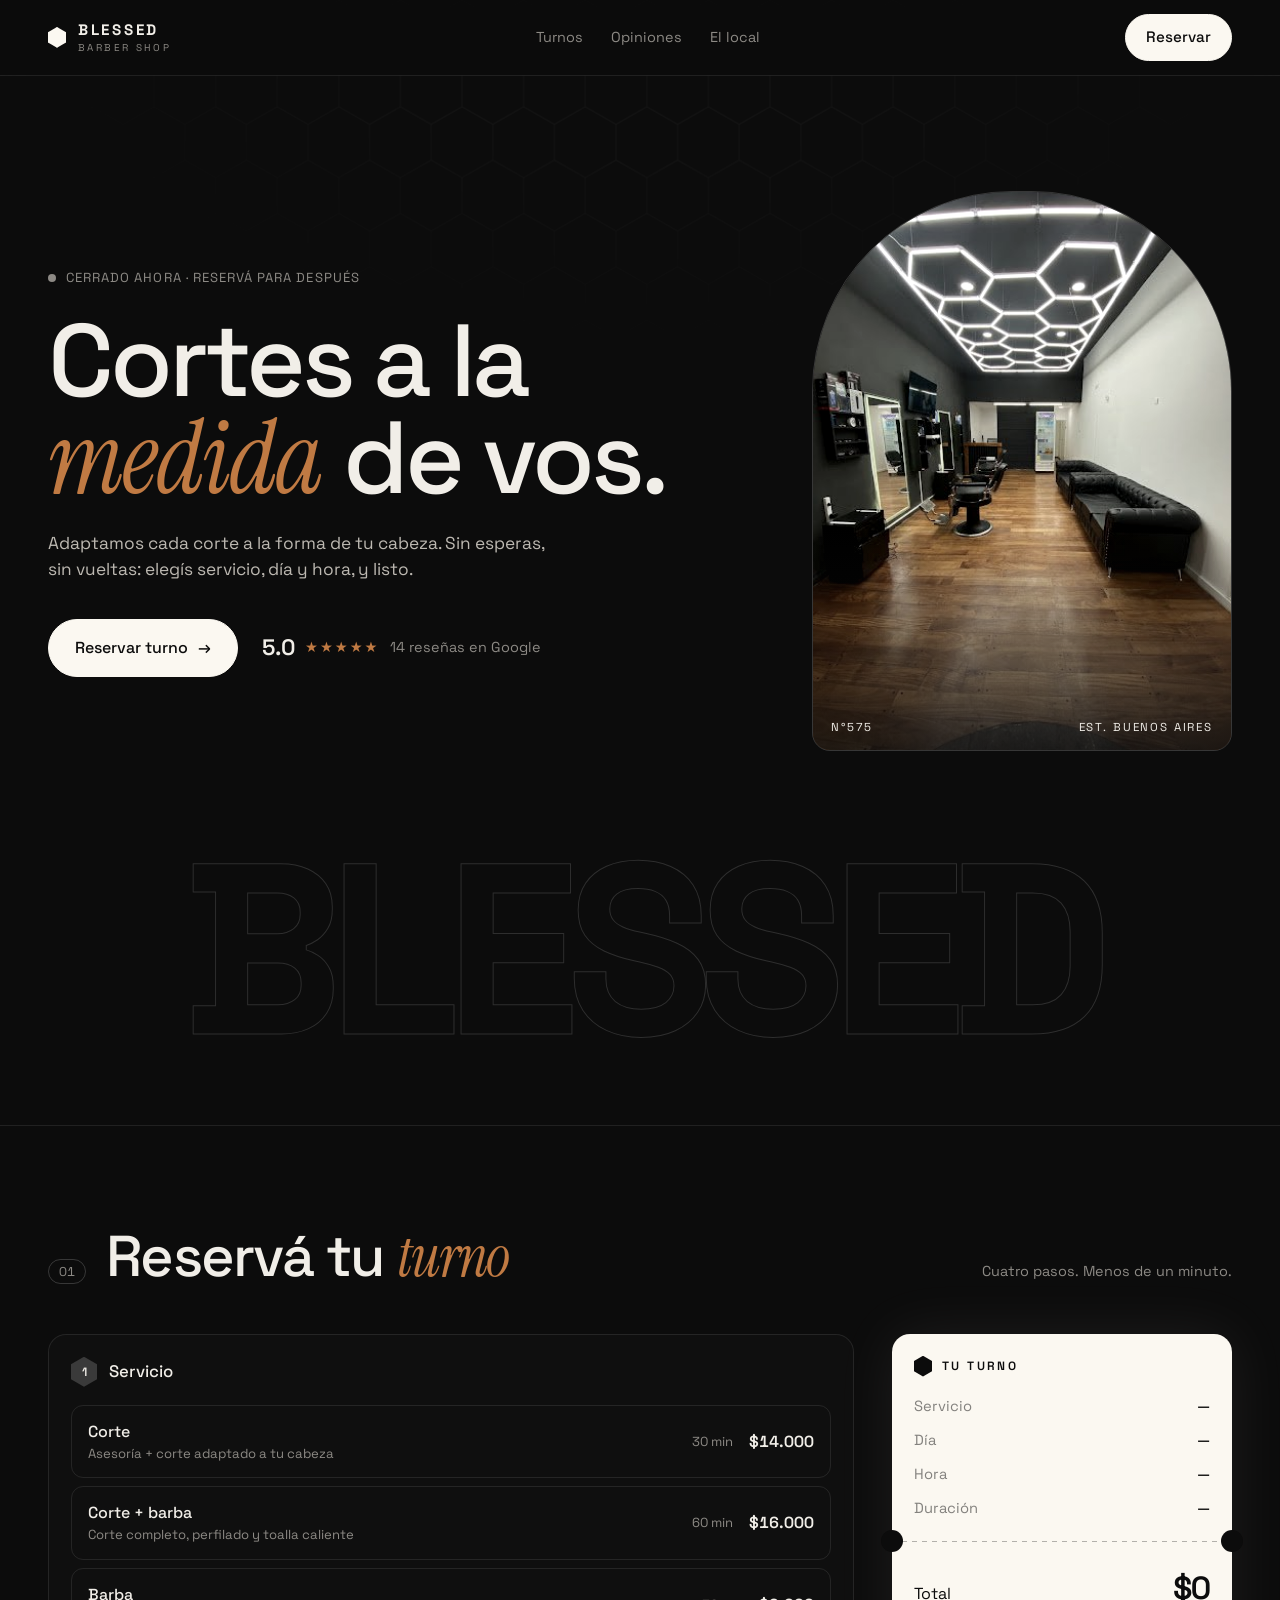
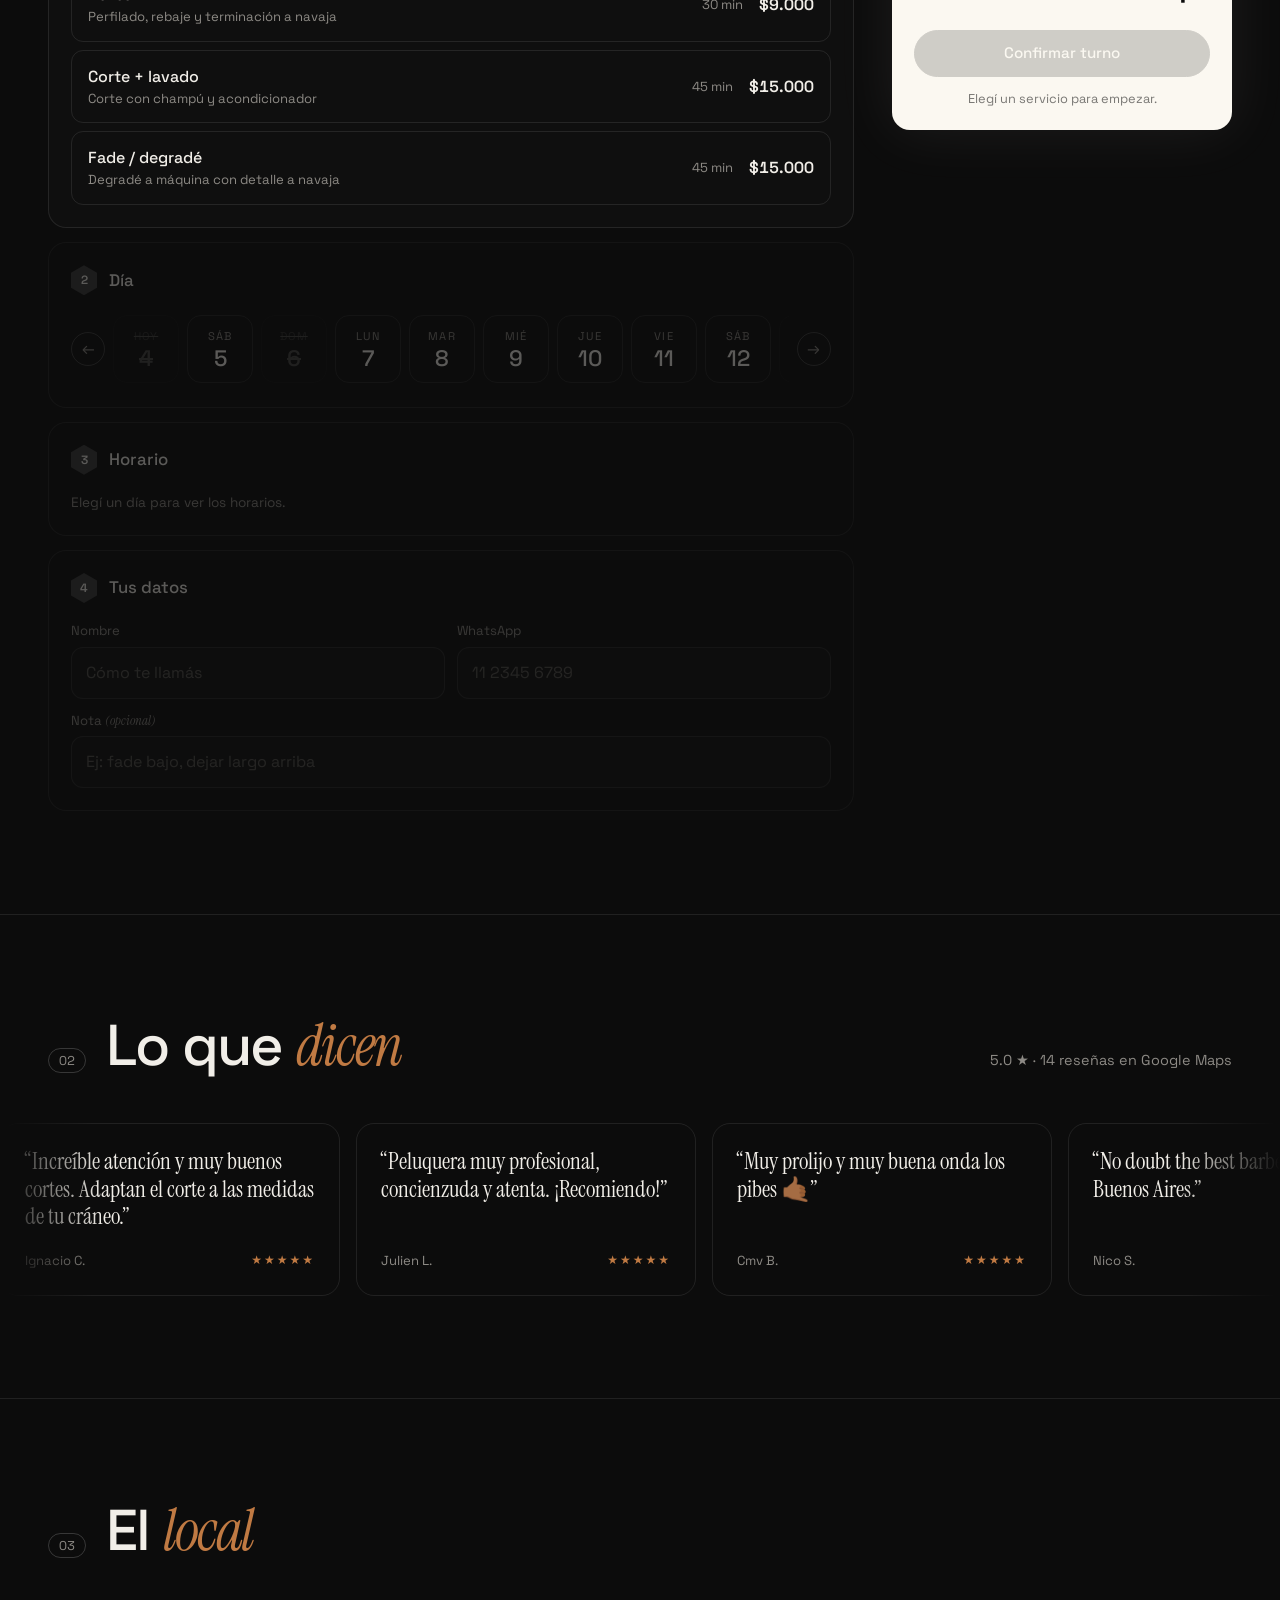
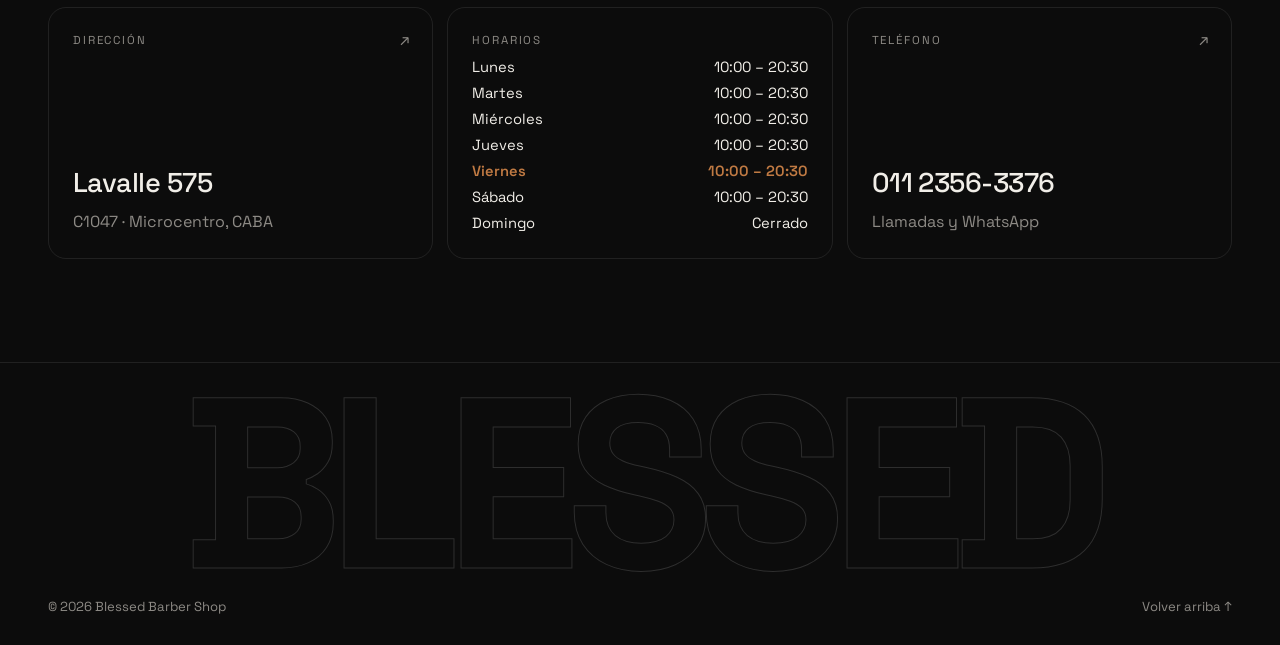
<file: index.html>
<!doctype html>
<html lang="es">
<head>
  <meta charset="utf-8" />
  <meta name="viewport" content="width=device-width, initial-scale=1" />
  <title>Blessed Barber Shop — Reservá tu turno</title>
  <meta name="description" content="Blessed Barber Shop · Lavalle 575, CABA. Reservá tu turno online en menos de un minuto." />
  <meta name="theme-color" content="#0c0c0c" />
  <link rel="preconnect" href="https://fonts.googleapis.com" />
  <link rel="preconnect" href="https://fonts.gstatic.com" crossorigin />
  <link href="https://fonts.googleapis.com/css2?family=Instrument+Serif:ital@0;1&family=Space+Grotesk:wght@400;500;600;700&display=swap" rel="stylesheet" />
  <link rel="stylesheet" href="styles.css" />
</head>
<body>
  <!-- Panal de luces de fondo (guiño al techo hexagonal del local) -->
  <svg class="honeycomb" aria-hidden="true"><defs>
    <pattern id="hex" width="56" height="97" patternUnits="userSpaceOnUse" patternTransform="scale(1.1)">
      <path d="M28 0 L56 16 L56 48.5 L28 64.5 L0 48.5 L0 16 Z M28 64.5 L28 97" fill="none" stroke="currentColor" stroke-width="1"/>
    </pattern></defs><rect width="100%" height="100%" fill="url(#hex)"/></svg>

  <header class="nav">
    <a class="brand" href="#top" aria-label="Blessed Barber Shop, inicio">
      <span class="hex-mark" aria-hidden="true"></span>
      <span>BLESSED<small>barber shop</small></span>
    </a>
    <nav class="nav-links" aria-label="Secciones">
      <a href="#turnos">Turnos</a>
      <a href="#opiniones">Opiniones</a>
      <a href="#local">El local</a>
    </nav>
    <a class="btn btn-light" href="#turnos">Reservar</a>
  </header>

  <main id="top">
    <!-- HERO -->
    <section class="hero">
      <div class="hero-copy">
        <p class="eyebrow"><span class="status-dot" id="statusDot"></span><span id="statusText">Lavalle 575 · CABA</span></p>
        <h1>Cortes a la<br /><em>medida</em> de vos.</h1>
        <p class="lead">Adaptamos cada corte a la forma de tu cabeza. Sin esperas, sin vueltas: elegís servicio, día y hora, y listo.</p>
        <div class="hero-actions">
          <a class="btn btn-light btn-lg" href="#turnos">Reservar turno <span aria-hidden="true">→</span></a>
          <a class="rating" href="#opiniones">
            <strong>5.0</strong>
            <span class="stars" aria-hidden="true">★★★★★</span>
            <span class="muted">14 reseñas en Google</span>
          </a>
        </div>
      </div>
      <figure class="hero-media">
        <img src="assets/local.jpg" alt="Interior de Blessed Barber Shop: techo con luces hexagonales, piso de madera, sillones chesterfield negros" width="408" height="544" />
        <figcaption><span>N°575</span><span>Est. Buenos Aires</span></figcaption>
      </figure>
      <div class="hero-word" aria-hidden="true">BLESSED</div>
    </section>

    <!-- RESERVAS -->
    <section class="booking" id="turnos" aria-labelledby="bookingTitle">
      <div class="section-head">
        <span class="index">01</span>
        <h2 id="bookingTitle">Reservá tu <em>turno</em></h2>
        <p class="muted">Cuatro pasos. Menos de un minuto.</p>
      </div>

      <div class="booking-grid">
        <form class="steps" id="bookingForm" novalidate>
          <!-- Paso 1 -->
          <fieldset class="step" data-step="1">
            <legend><span class="step-n">1</span>Servicio</legend>
            <div class="services" id="services" role="radiogroup" aria-label="Servicios"></div>
          </fieldset>

          <!-- Paso 2 -->
          <fieldset class="step" data-step="2">
            <legend><span class="step-n">2</span>Día <span class="muted small" id="monthLabel"></span></legend>
            <div class="days-wrap">
              <button type="button" class="scroll-btn" data-dir="-1" aria-label="Días anteriores">←</button>
              <div class="days" id="days" role="radiogroup" aria-label="Días disponibles"></div>
              <button type="button" class="scroll-btn" data-dir="1" aria-label="Más días">→</button>
            </div>
          </fieldset>

          <!-- Paso 3 -->
          <fieldset class="step" data-step="3">
            <legend><span class="step-n">3</span>Horario</legend>
            <div class="slots" id="slots" role="radiogroup" aria-label="Horarios disponibles">
              <p class="muted small">Elegí un día para ver los horarios.</p>
            </div>
          </fieldset>

          <!-- Paso 4 -->
          <fieldset class="step" data-step="4">
            <legend><span class="step-n">4</span>Tus datos</legend>
            <div class="fields">
              <label class="field">
                <span>Nombre</span>
                <input id="name" name="name" type="text" autocomplete="name" placeholder="Cómo te llamás" required />
              </label>
              <label class="field">
                <span>WhatsApp</span>
                <input id="phone" name="phone" type="tel" autocomplete="tel" placeholder="11 2345 6789" inputmode="tel" required />
              </label>
              <label class="field field-wide">
                <span>Nota <em class="muted">(opcional)</em></span>
                <input id="note" name="note" type="text" placeholder="Ej: fade bajo, dejar largo arriba" maxlength="140" />
              </label>
            </div>
          </fieldset>
        </form>

        <!-- Ticket resumen -->
        <aside class="ticket" aria-live="polite">
          <div class="ticket-top">
            <span class="hex-mark" aria-hidden="true"></span>
            <span class="ticket-label">Tu turno</span>
          </div>
          <dl class="ticket-rows">
            <div><dt>Servicio</dt><dd id="tService">—</dd></div>
            <div><dt>Día</dt><dd id="tDay">—</dd></div>
            <div><dt>Hora</dt><dd id="tTime">—</dd></div>
            <div><dt>Duración</dt><dd id="tDur">—</dd></div>
          </dl>
          <div class="ticket-cut" aria-hidden="true"></div>
          <div class="ticket-total">
            <span>Total</span>
            <strong id="tPrice">$0</strong>
          </div>
          <button class="btn btn-light btn-block" id="confirmBtn" type="submit" form="bookingForm" disabled>Confirmar turno</button>
          <p class="hint" id="hint">Elegí un servicio para empezar.</p>
        </aside>
      </div>
    </section>

    <!-- OPINIONES -->
    <section class="reviews" id="opiniones" aria-labelledby="reviewsTitle">
      <div class="section-head">
        <span class="index">02</span>
        <h2 id="reviewsTitle">Lo que <em>dicen</em></h2>
        <p class="muted">5.0 ★ · 14 reseñas en Google Maps</p>
      </div>
      <div class="marquee" aria-label="Reseñas de clientes">
        <div class="marquee-track" id="marquee"></div>
      </div>
    </section>

    <!-- LOCAL -->
    <section class="info" id="local" aria-labelledby="infoTitle">
      <div class="section-head">
        <span class="index">03</span>
        <h2 id="infoTitle">El <em>local</em></h2>
      </div>
      <div class="info-grid">
        <a class="info-card" href="https://maps.google.com/?q=Blessed+Barber+Shop+Lavalle+575+Buenos+Aires" target="_blank" rel="noopener">
          <span class="info-k">Dirección</span>
          <span class="info-v">Lavalle 575</span>
          <span class="muted">C1047 · Microcentro, CABA</span>
          <span class="arrow" aria-hidden="true">↗</span>
        </a>
        <div class="info-card">
          <span class="info-k">Horarios</span>
          <ul class="hours" id="hours"></ul>
        </div>
        <a class="info-card" href="tel:+541123563376">
          <span class="info-k">Teléfono</span>
          <span class="info-v">011 2356-3376</span>
          <span class="muted">Llamadas y WhatsApp</span>
          <span class="arrow" aria-hidden="true">↗</span>
        </a>
      </div>
    </section>
  </main>

  <footer class="footer">
    <span class="hero-word small-word" aria-hidden="true">BLESSED</span>
    <div class="footer-row">
      <span>© <span id="year"></span> Blessed Barber Shop</span>
      <a href="#top">Volver arriba ↑</a>
    </div>
  </footer>

  <!-- Confirmación -->
  <dialog class="modal" id="modal" aria-labelledby="modalTitle">
    <div class="modal-inner">
      <span class="hex-mark big" aria-hidden="true"></span>
      <h3 id="modalTitle">¡Turno <em>reservado</em>!</h3>
      <p class="muted" id="modalText"></p>
      <div class="modal-code"><span class="muted small">Código</span><strong id="modalCode"></strong></div>
      <div class="modal-actions">
        <a class="btn btn-light btn-block" id="waBtn" target="_blank" rel="noopener">Enviar por WhatsApp</a>
        <button class="btn btn-ghost btn-block" id="icsBtn" type="button">Agregar al calendario</button>
        <button class="link-btn" id="closeModal" type="button">Cerrar</button>
      </div>
    </div>
  </dialog>

  <script src="script.js"></script>
</body>
</html>
</file>
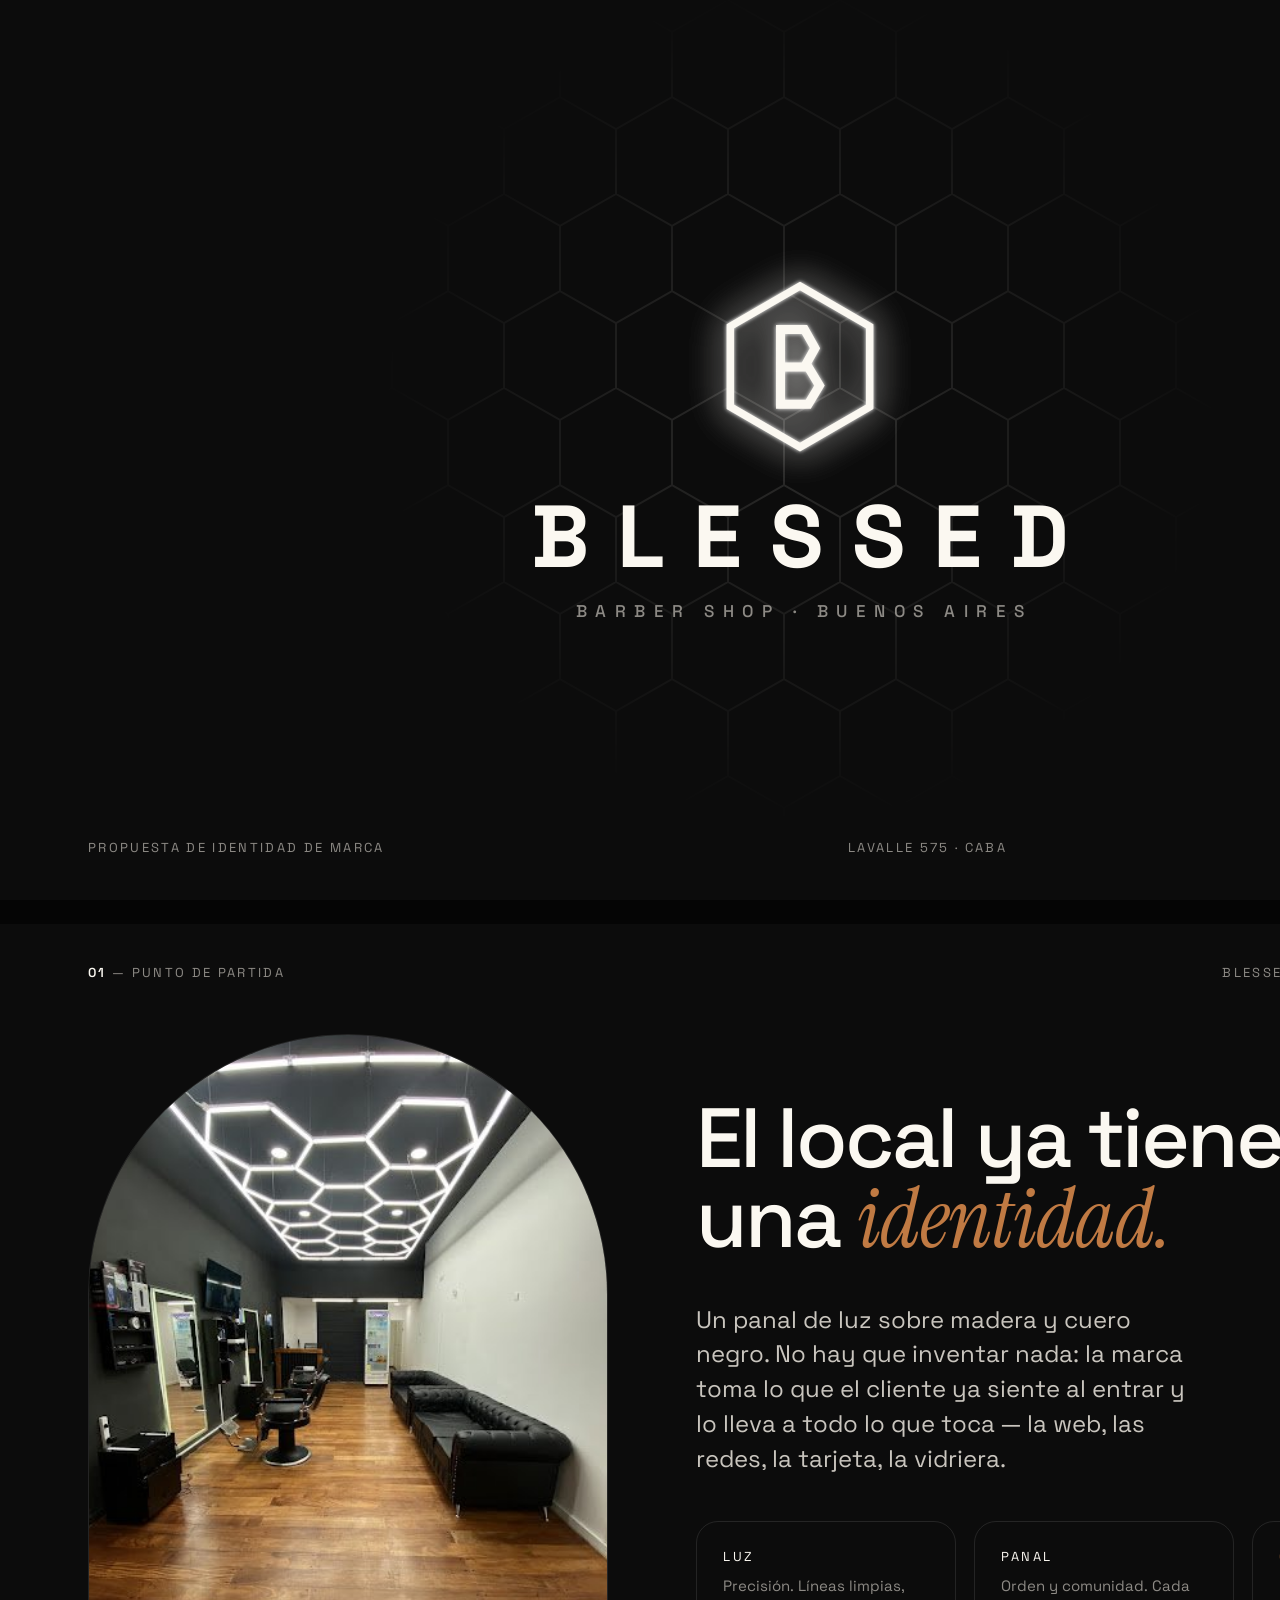
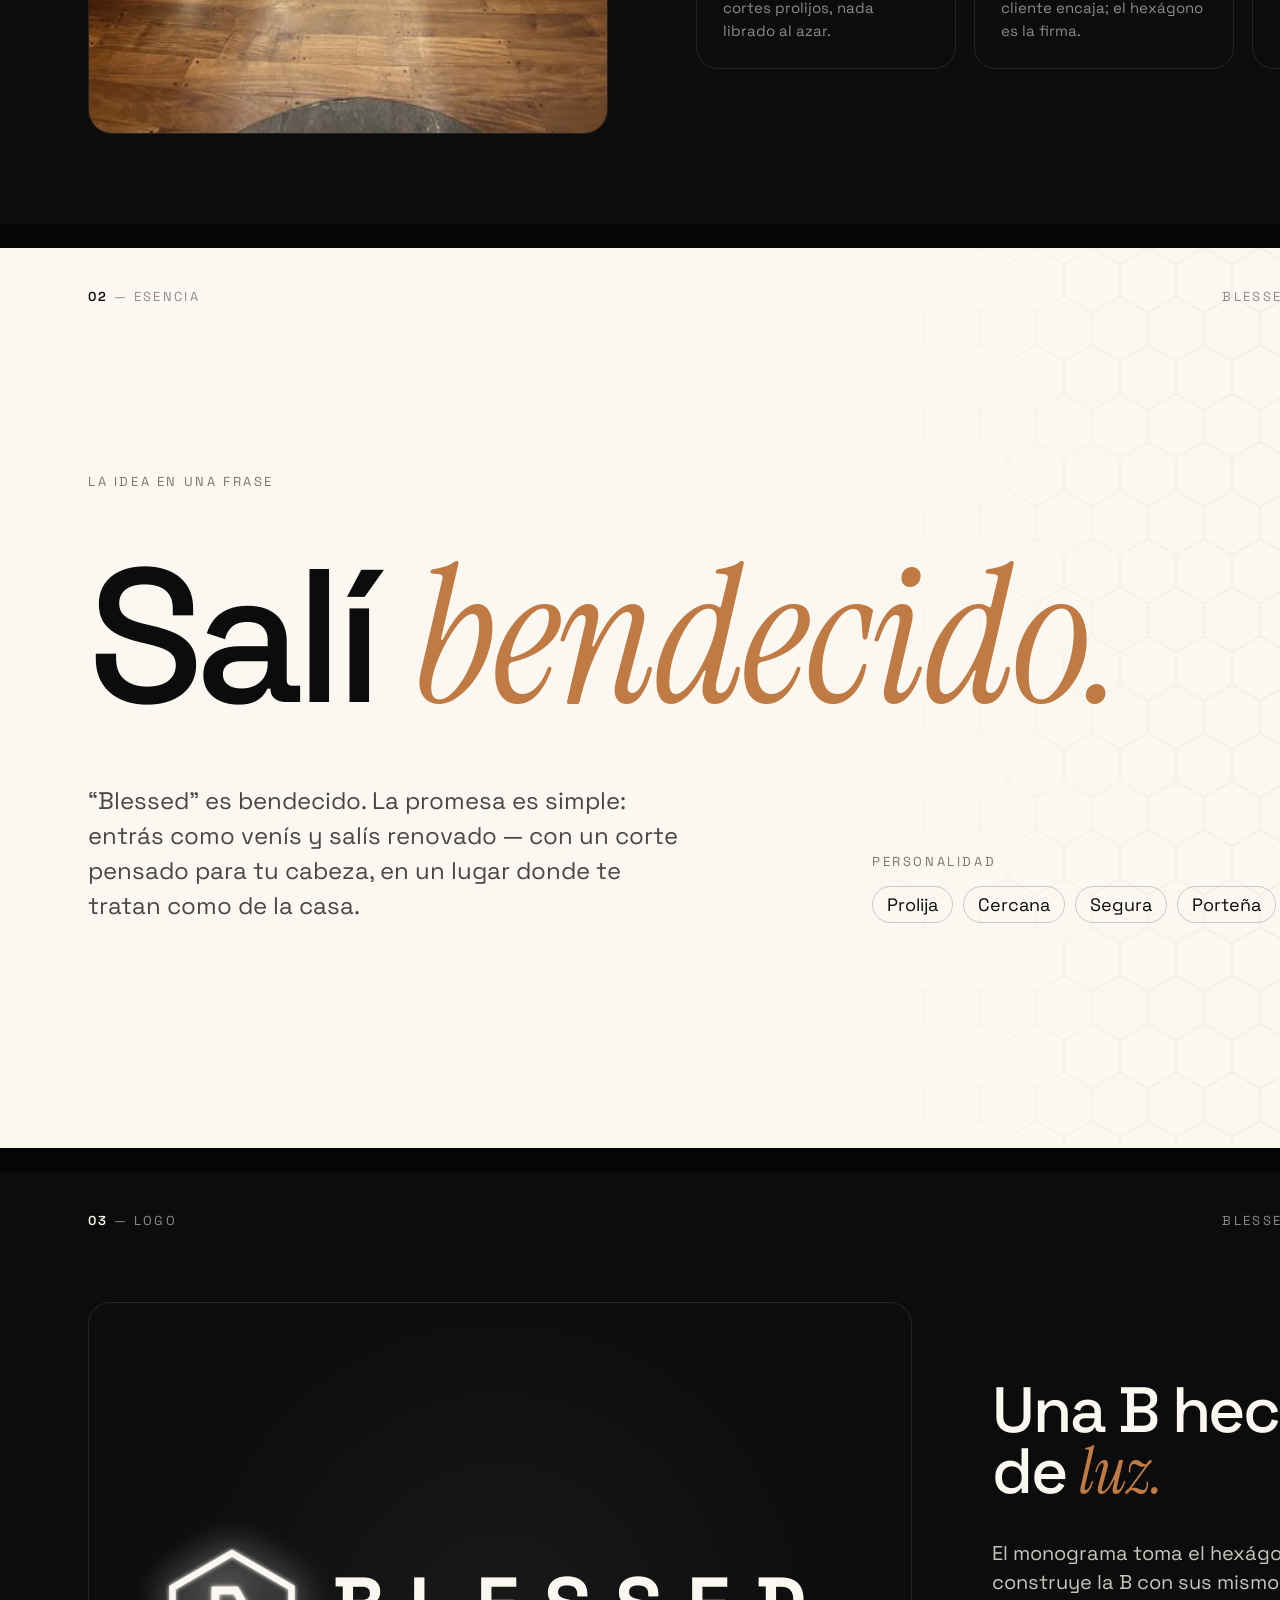
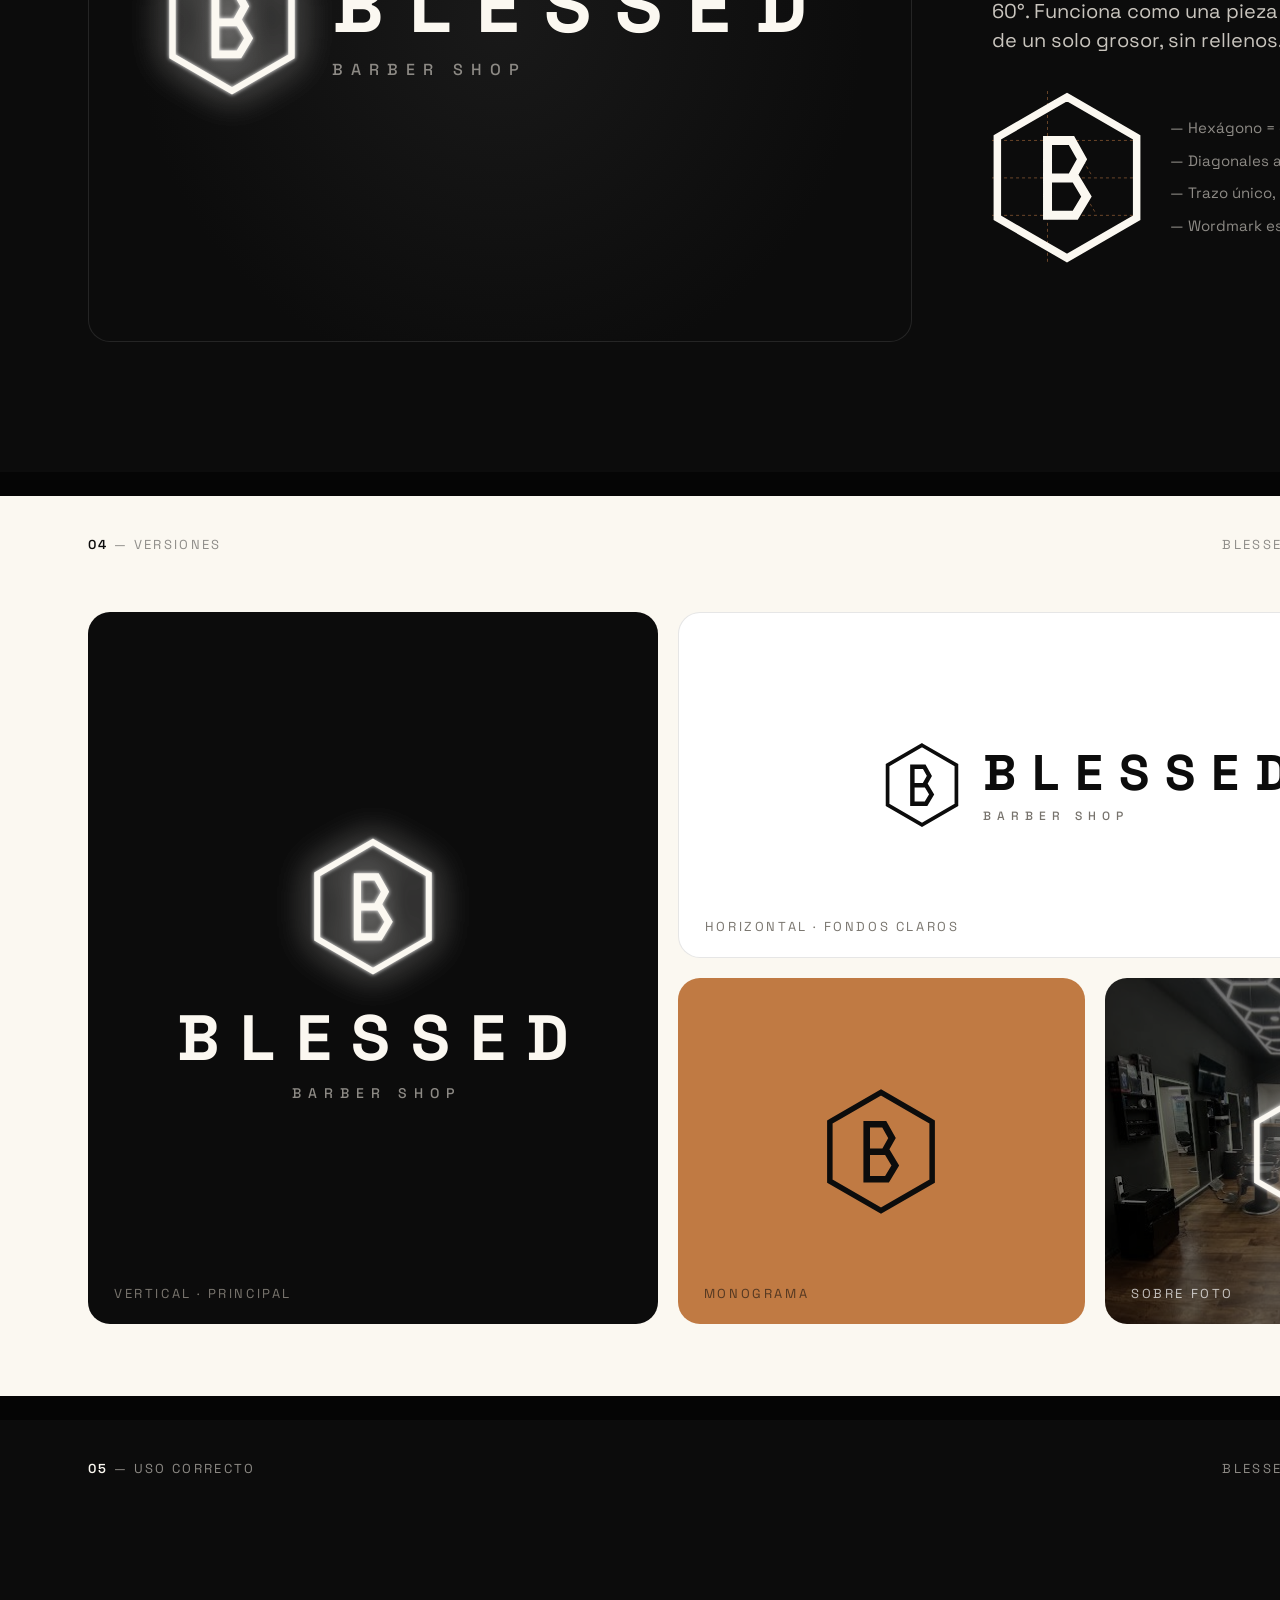
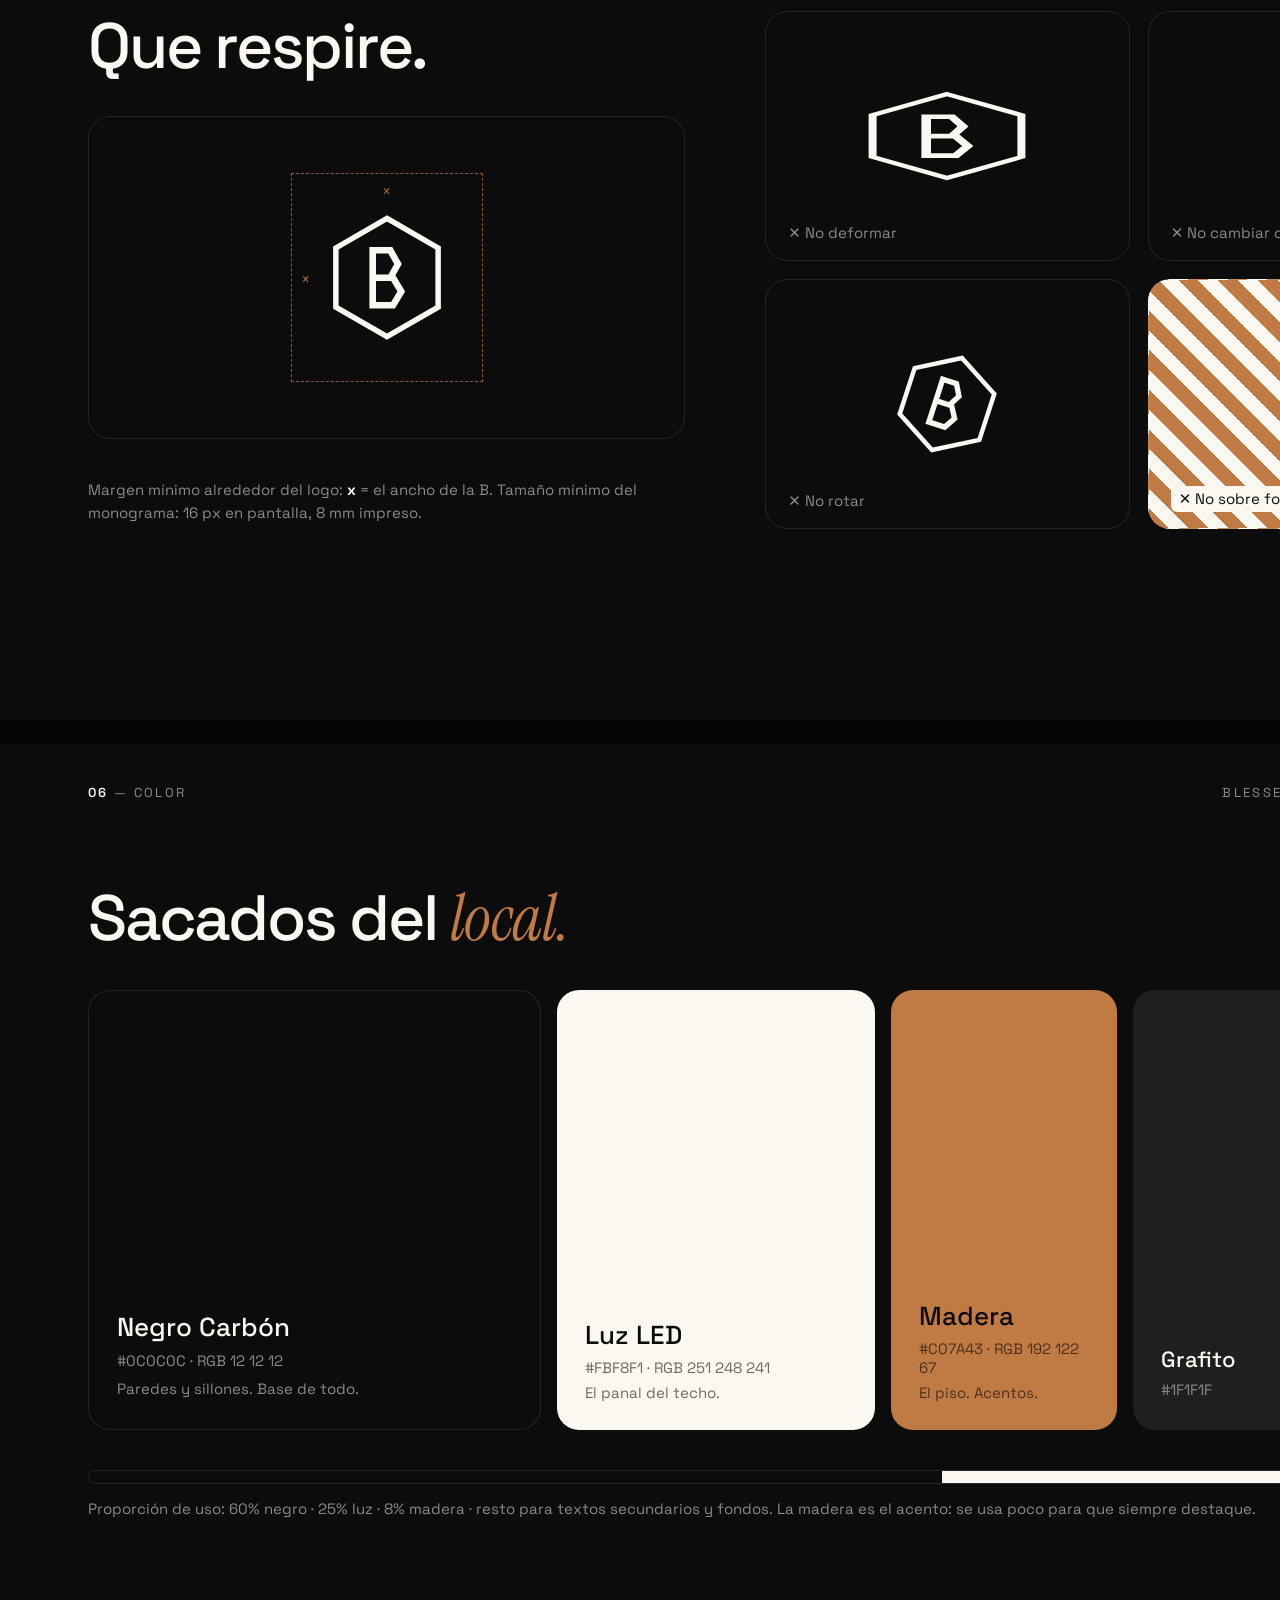
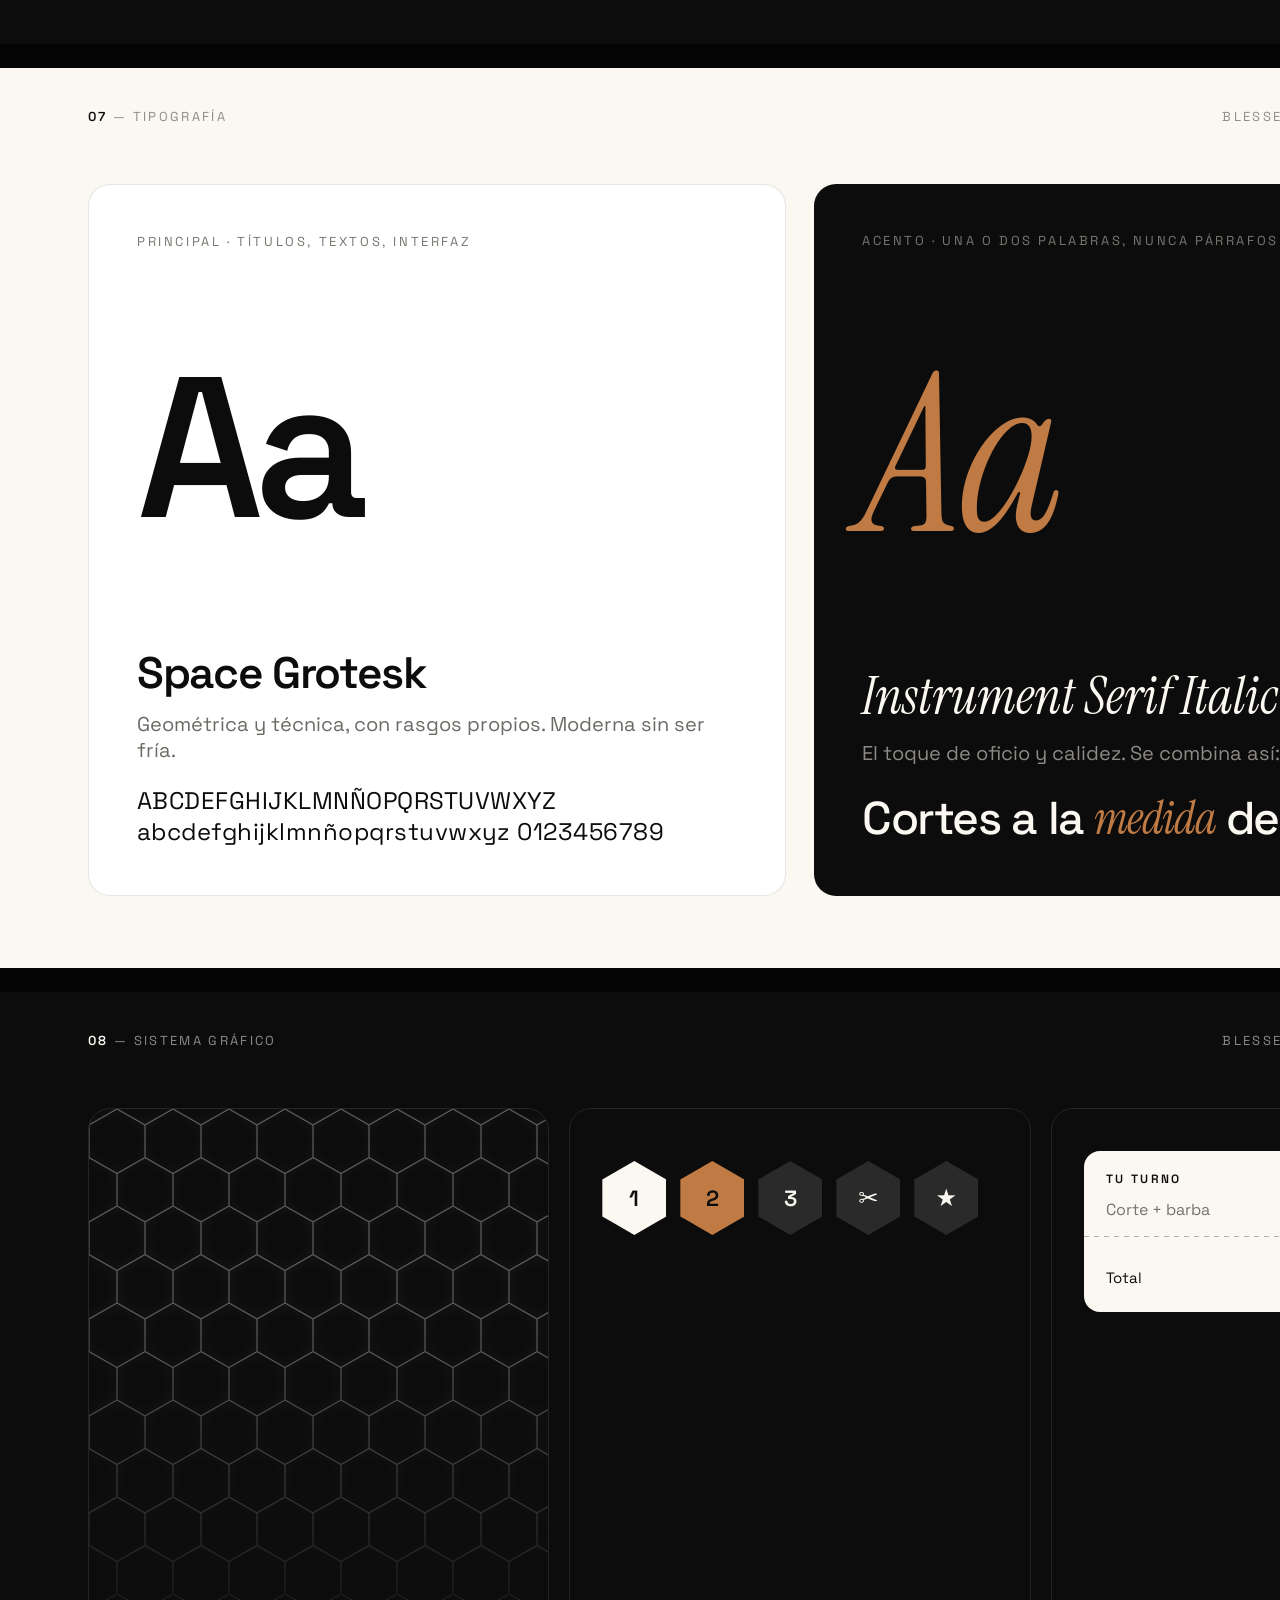
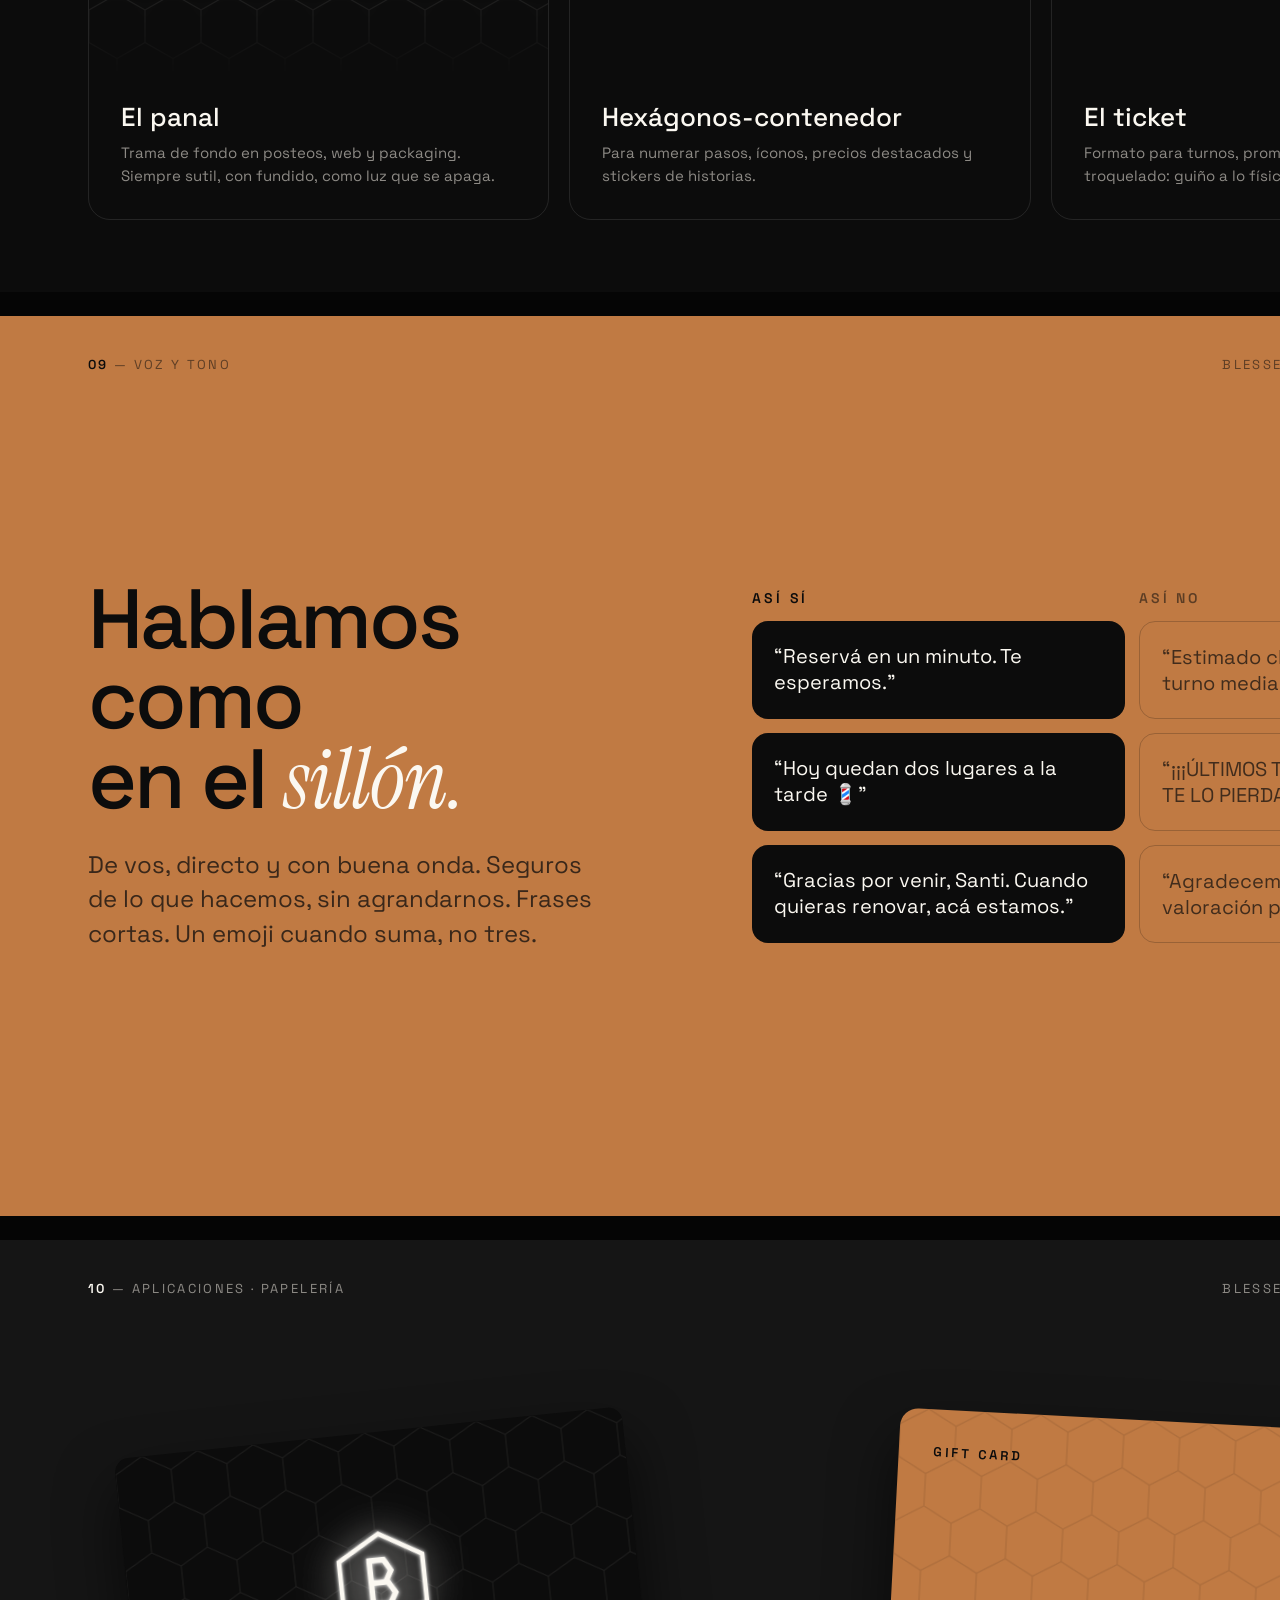
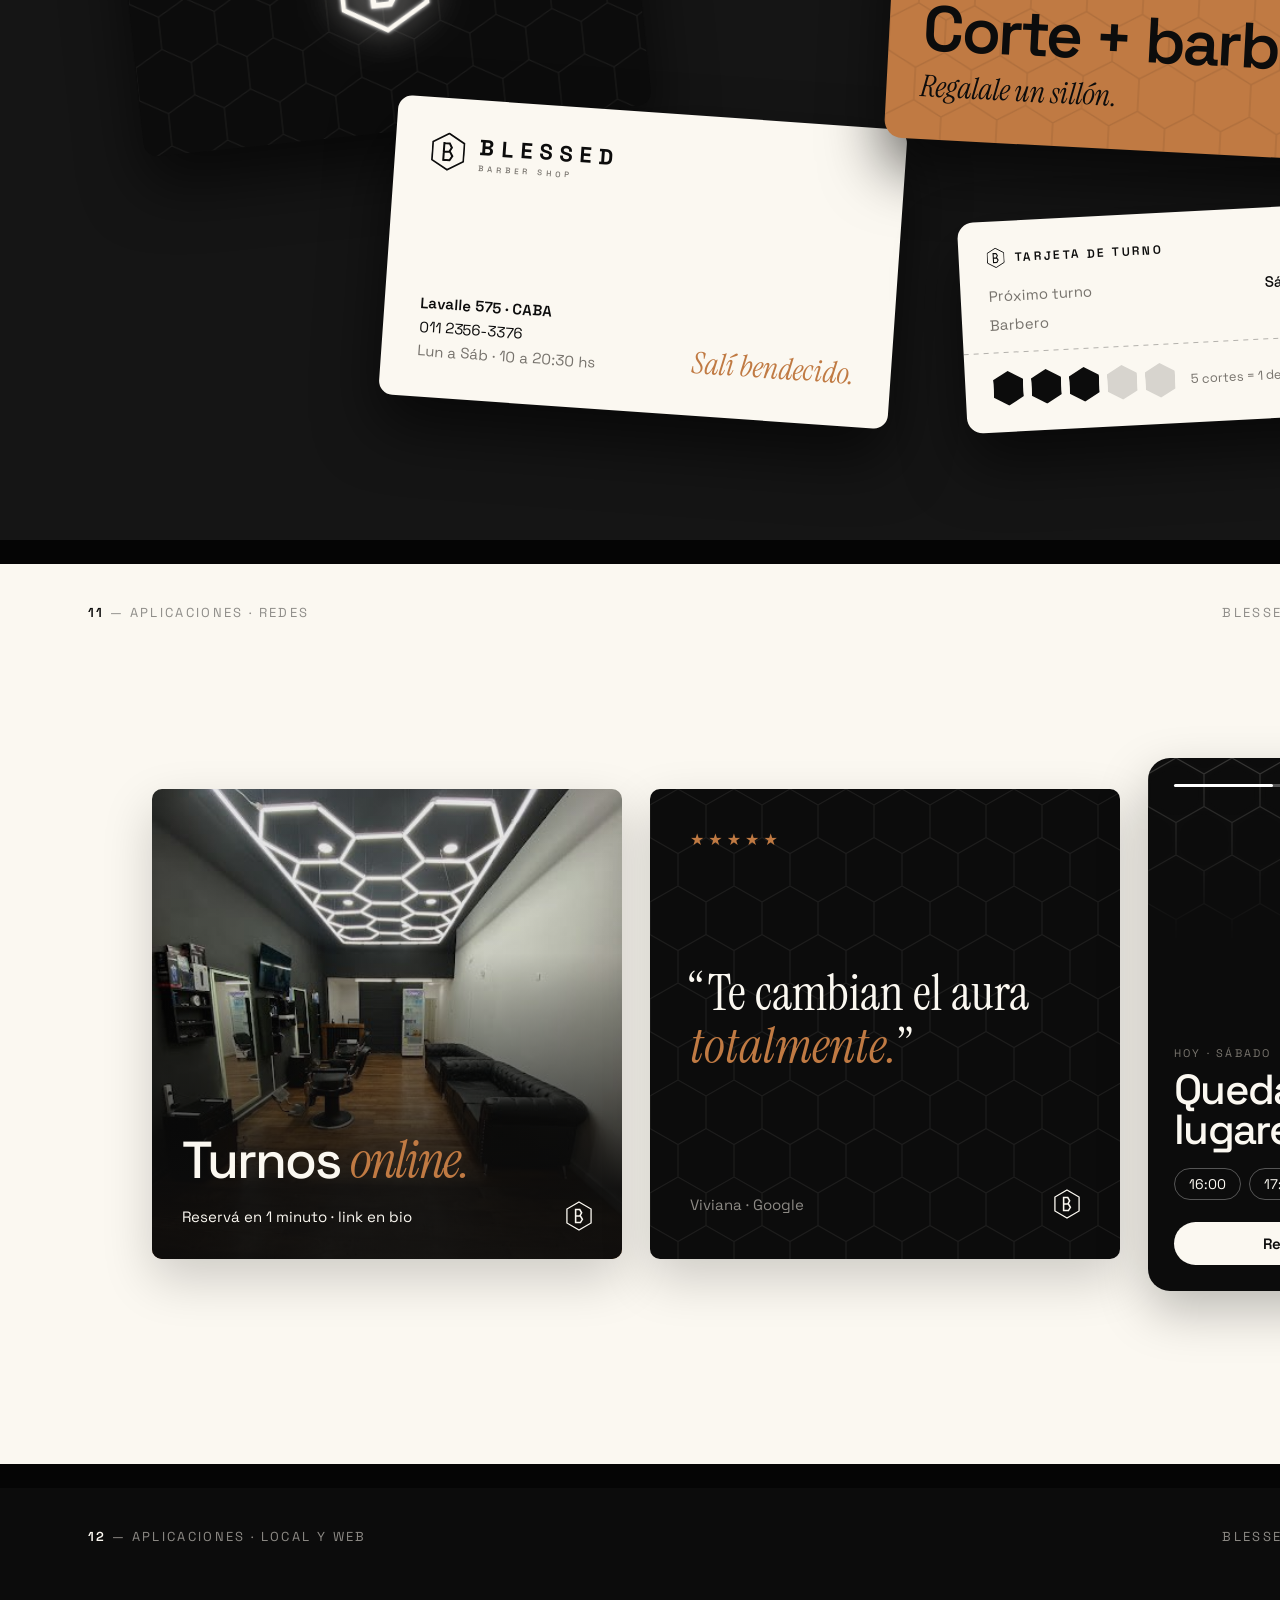
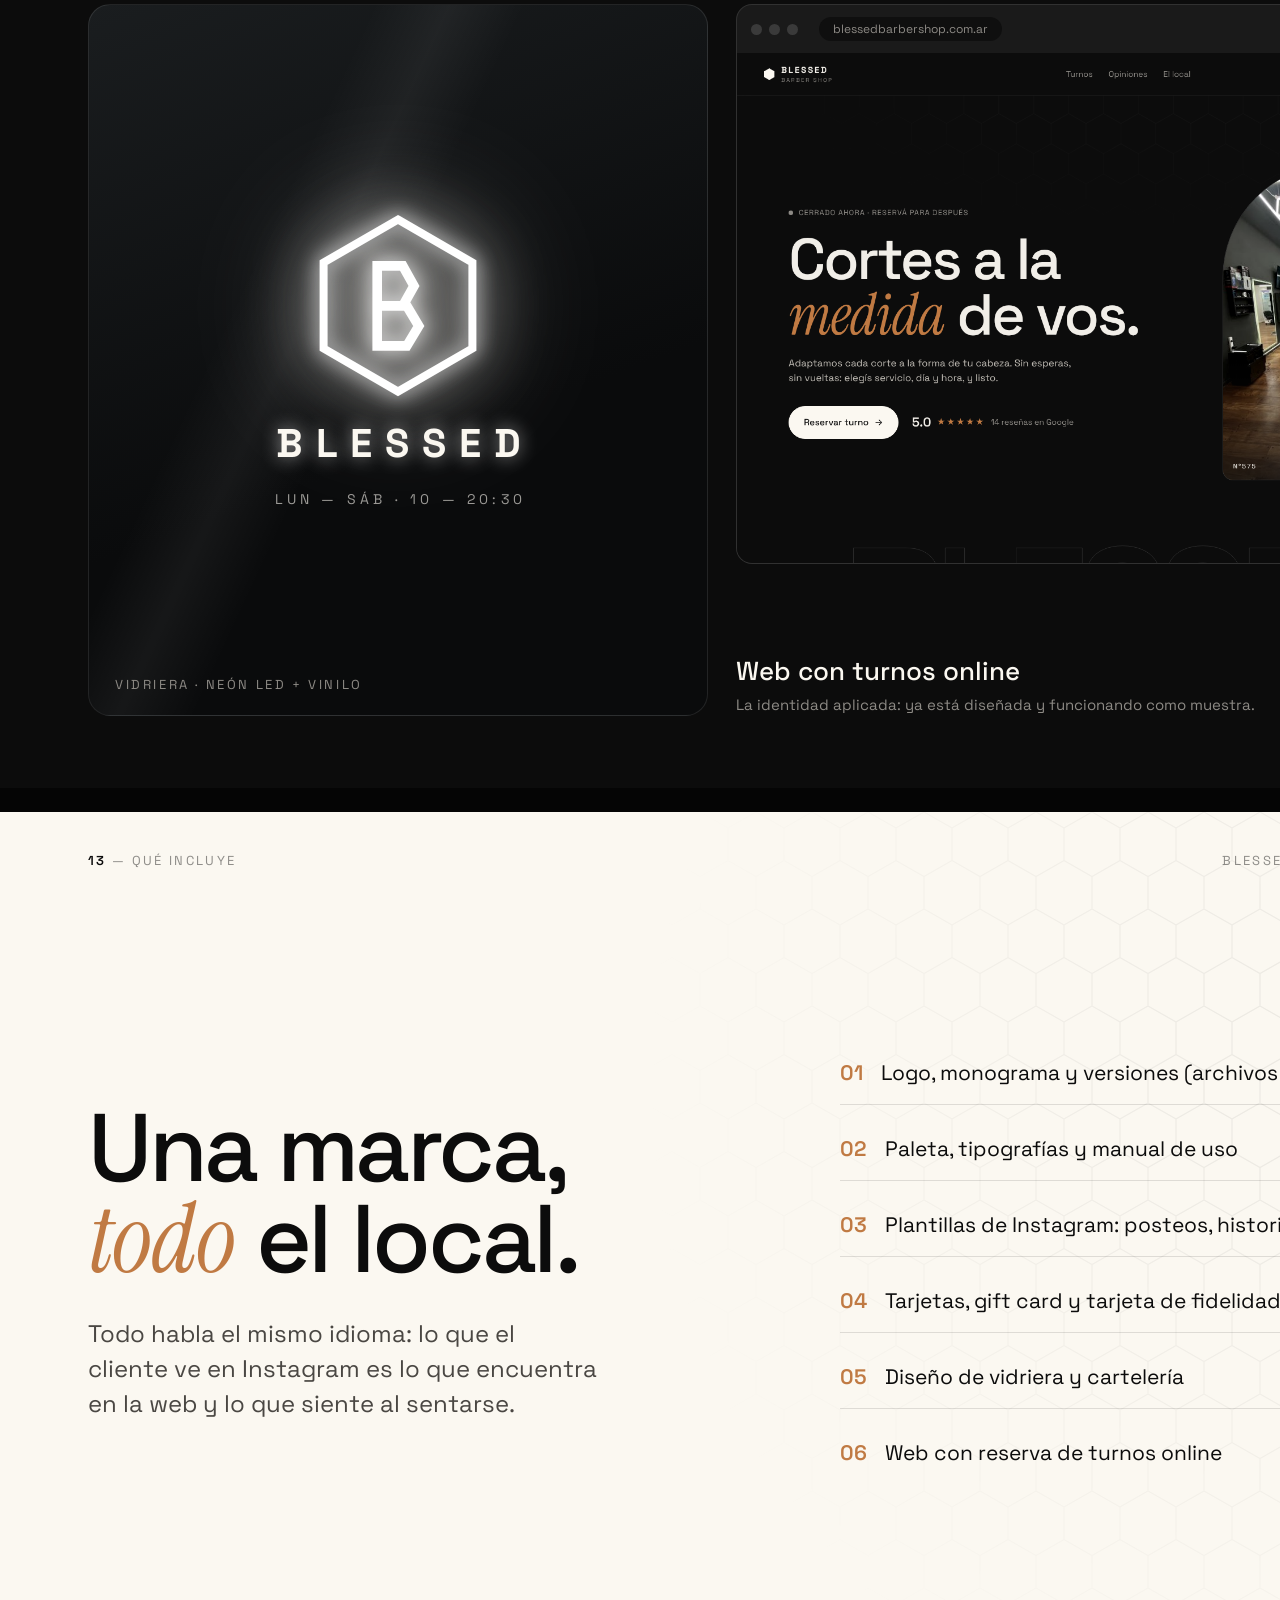
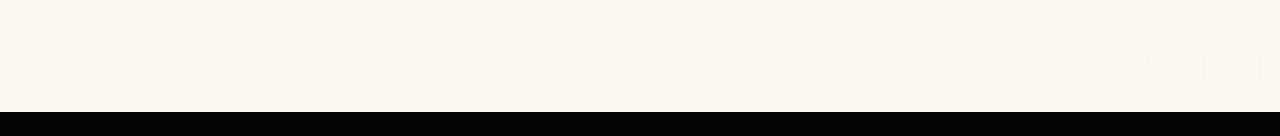
<file: brand/identidad.html>
<!doctype html>
<html lang="es">
<head>
<meta charset="utf-8" />
<title>Blessed Barber Shop — Identidad de marca</title>
<meta name="viewport" content="width=1600" />
<link rel="preconnect" href="https://fonts.googleapis.com" />
<link rel="preconnect" href="https://fonts.gstatic.com" crossorigin />
<link href="https://fonts.googleapis.com/css2?family=Instrument+Serif:ital@0;1&family=Space+Grotesk:wght@400;500;600;700&display=swap" rel="stylesheet" />
<style>
  :root {
    --negro: #0c0c0c;
    --grafito: #1f1f1f;
    --luz: #fbf8f1;
    --madera: #c07a43;
    --humo: #8d8a85;
    --line: rgba(255,255,255,.1);
    --serif: "Instrument Serif", Georgia, serif;
    --sans: "Space Grotesk", system-ui, sans-serif;
  }
  @page { size: 1600px 900px; margin: 0; }
  * { box-sizing: border-box; }
  html, body { margin: 0; background: #050505; }
  body { font-family: var(--sans); color: var(--luz); -webkit-font-smoothing: antialiased; }
  em { font-family: var(--serif); font-style: italic; font-weight: 400; }

  .slide {
    position: relative;
    width: 1600px; height: 900px;
    padding: 72px 88px;
    overflow: hidden;
    background: var(--negro);
    margin: 0 auto 24px;
    page-break-after: always; break-after: page;
  }
  @media print { .slide { margin: 0; } }
  .slide.light { background: var(--luz); color: var(--negro); }
  .slide.wood { background: var(--madera); color: var(--negro); }

  .meta {
    position: absolute; left: 88px; right: 88px; top: 40px;
    display: flex; justify-content: space-between;
    font-size: 13px; letter-spacing: .18em; text-transform: uppercase; color: var(--humo);
  }
  .light .meta { color: rgba(12,12,12,.45); }
  .meta b { color: var(--luz); font-weight: 600; }
  .light .meta b { color: var(--negro); }

  .honey { position: absolute; inset: 0; width: 100%; height: 100%; pointer-events: none; }

  h1, h2, h3 { margin: 0; font-weight: 500; letter-spacing: -.035em; line-height: .95; }
  h2 { font-size: 84px; }
  h2 em, h1 em { color: var(--madera); letter-spacing: -.01em; }
  .light h2 em { color: var(--madera); }
  p { margin: 0; }
  .lead { font-size: 24px; line-height: 1.45; color: #c9c5be; max-width: 34ch; }
  .light .lead { color: #4a4743; }
  .small { font-size: 15px; color: var(--humo); line-height: 1.5; }
  .light .small { color: #6d6a65; }
  .label { font-size: 13px; letter-spacing: .2em; text-transform: uppercase; color: var(--humo); }
  .light .label { color: #7a766f; }

  /* Logo */
  .mono { display: block; }
  .mono .hex { fill: none; stroke: currentColor; }
  .mono .b { fill: none; stroke: currentColor; stroke-linejoin: miter; stroke-linecap: square; }
  .glow { filter: drop-shadow(0 0 18px rgba(251,248,241,.55)) drop-shadow(0 0 2px #fff); }
  .word { font-weight: 700; letter-spacing: .32em; line-height: 1; }
  .sub { font-weight: 500; letter-spacing: .5em; text-transform: uppercase; line-height: 1; }
  .lockup { display: flex; align-items: center; }
  .lockup .txt { display: grid; }

  .grid2 { display: grid; grid-template-columns: 1fr 1fr; gap: 64px; }
  .card { border: 1px solid var(--line); border-radius: 22px; }
  .light .card { border-color: rgba(12,12,12,.12); }
  .tag { display: inline-block; padding: 6px 14px; border-radius: 99px; border: 1px solid var(--line); font-size: 14px; }
</style>
</head>
<body>

<svg width="0" height="0" style="position:absolute">
  <defs>
    <symbol id="m" viewBox="0 0 100 115.47">
      <polygon points="50,4 96.5,30.9 96.5,84.6 50,111.5 3.5,84.6 3.5,30.9" fill="none" stroke="currentColor" stroke-width="5" stroke-linejoin="miter" />
      <path fill="none" stroke="currentColor" stroke-linejoin="miter" stroke-linecap="square" d="M37 33 V83 M37 33 H53 L60 45.5 L53 58 H37 M37 58 H55.5 L63 70.5 L55.5 83 H37" stroke-width="6" />
    </symbol>
    <pattern id="hp" width="56" height="97" patternUnits="userSpaceOnUse">
      <path d="M28 0 L56 16 L56 48.5 L28 64.5 L0 48.5 L0 16 Z M28 64.5 L28 97" fill="none" stroke="#fbf8f1" stroke-width="1.2"/>
    </pattern>
    <pattern id="hpd" width="56" height="97" patternUnits="userSpaceOnUse">
      <path d="M28 0 L56 16 L56 48.5 L28 64.5 L0 48.5 L0 16 Z M28 64.5 L28 97" fill="none" stroke="#0c0c0c" stroke-width="1.2"/>
    </pattern>
    <pattern id="hpbig" width="112" height="194" patternUnits="userSpaceOnUse">
      <path d="M56 0 L112 32 L112 97 L56 129 L0 97 L0 32 Z M56 129 L56 194" fill="none" stroke="#fbf8f1" stroke-width="2"/>
    </pattern>
  </defs>
</svg>

<!-- 01 PORTADA -->
<section class="slide" style="display:grid;place-items:center;text-align:center">
  <svg class="honey" data-p="l" style="opacity:.14;mask-image:radial-gradient(circle at 50% 45%,#000 0%,transparent 45%);-webkit-mask-image:radial-gradient(circle at 50% 45%,#000 0%,transparent 45%)"><rect width="100%" height="100%" fill="url(#hpbig)"/></svg>
  <div style="position:relative;display:grid;justify-items:center;gap:40px">
    <svg class="mono glow" width="150" height="173" style="color:var(--luz)"><use href="#m"/></svg>
    <div>
      <div class="word" style="font-size:88px;margin-right:-.32em">BLESSED</div>
      <div class="sub" style="font-size:17px;color:var(--humo);margin-top:22px;margin-right:-.5em">Barber Shop · Buenos Aires</div>
    </div>
  </div>
  <div class="meta" style="top:auto;bottom:44px"><span>Propuesta de identidad de marca</span><span>Lavalle 575 · CABA</span><span>2026</span></div>
</section>

<!-- 02 PUNTO DE PARTIDA -->
<section class="slide">
  <div class="meta"><span><b>01</b> — Punto de partida</span><span>Blessed Barber Shop · Identidad</span></div>
  <div style="display:grid;grid-template-columns:520px 1fr;gap:88px;height:100%;align-items:center;padding-top:20px">
    <div style="height:700px;border-radius:260px 260px 24px 24px;overflow:hidden;border:1px solid var(--line)">
      <img src="img/local.jpg" style="width:100%;height:100%;object-fit:cover" alt="" />
    </div>
    <div style="display:grid;gap:44px">
      <h2>El local ya tiene<br />una <em>identidad.</em></h2>
      <p class="lead">Un panal de luz sobre madera y cuero negro. No hay que inventar nada: la marca toma lo que el cliente ya siente al entrar y lo lleva a todo lo que toca — la web, las redes, la tarjeta, la vidriera.</p>
      <div style="display:grid;grid-template-columns:repeat(3,1fr);gap:18px">
        <div class="card" style="padding:26px"><div class="label" style="color:var(--luz)">Luz</div><p class="small" style="margin-top:10px">Precisión. Líneas limpias, cortes prolijos, nada librado al azar.</p></div>
        <div class="card" style="padding:26px"><div class="label" style="color:var(--luz)">Panal</div><p class="small" style="margin-top:10px">Orden y comunidad. Cada cliente encaja; el hexágono es la firma.</p></div>
        <div class="card" style="padding:26px"><div class="label" style="color:var(--madera)">Oficio</div><p class="small" style="margin-top:10px">Madera, cuero, mano. Lo artesanal detrás de cada corte.</p></div>
      </div>
    </div>
  </div>
</section>

<!-- 03 ESENCIA -->
<section class="slide light">
  <svg class="honey" data-p="d" style="opacity:.07;mask-image:linear-gradient(90deg,transparent 40%,#000);-webkit-mask-image:linear-gradient(90deg,transparent 40%,#000)"><rect width="100%" height="100%" fill="url(#hpd)"/></svg>
  <div class="meta"><span><b>02</b> — Esencia</span><span>Blessed Barber Shop · Identidad</span></div>
  <div style="position:relative;display:grid;align-content:center;height:100%;gap:56px">
    <div class="label">La idea en una frase</div>
    <h1 style="font-size:190px;letter-spacing:-.05em">Salí <em>bendecido.</em></h1>
    <div style="display:grid;grid-template-columns:1.1fr 1fr;gap:80px;align-items:end">
      <p class="lead" style="max-width:40ch">“Blessed” es bendecido. La promesa es simple: entrás como venís y salís renovado — con un corte pensado para tu cabeza, en un lugar donde te tratan como de la casa.</p>
      <div>
        <div class="label" style="margin-bottom:16px">Personalidad</div>
        <div style="display:flex;flex-wrap:wrap;gap:10px">
          <span class="tag" style="border-color:rgba(12,12,12,.2);font-size:18px">Prolija</span>
          <span class="tag" style="border-color:rgba(12,12,12,.2);font-size:18px">Cercana</span>
          <span class="tag" style="border-color:rgba(12,12,12,.2);font-size:18px">Segura</span>
          <span class="tag" style="border-color:rgba(12,12,12,.2);font-size:18px">Porteña</span>
          <span class="tag" style="background:var(--negro);color:var(--luz);font-size:18px">Moderna sin ser fría</span>
        </div>
      </div>
    </div>
  </div>
</section>

<!-- 04 LOGO -->
<section class="slide">
  <div class="meta"><span><b>03</b> — Logo</span><span>Blessed Barber Shop · Identidad</span></div>
  <div style="display:grid;grid-template-columns:1fr 520px;gap:80px;height:100%;align-items:center">
    <div class="card" style="height:640px;display:grid;place-items:center;background:radial-gradient(circle at 50% 50%,#191919,#0c0c0c 70%)">
      <div class="lockup" style="gap:36px">
        <svg class="mono glow" width="128" height="148" style="color:var(--luz)"><use href="#m"/></svg>
        <div class="txt" style="gap:18px">
          <span class="word" style="font-size:78px">BLESSED</span>
          <span class="sub" style="font-size:16px;color:var(--humo)">Barber Shop</span>
        </div>
      </div>
    </div>
    <div style="display:grid;gap:36px">
      <h2 style="font-size:64px">Una B hecha<br />de <em>luz.</em></h2>
      <p class="lead" style="font-size:20px">El monograma toma el hexágono del techo y construye la B con sus mismos ángulos de 60°. Funciona como una pieza de neón: líneas de un solo grosor, sin rellenos.</p>
      <div style="display:flex;gap:28px;align-items:center">
        <svg viewBox="0 0 100 115.47" width="150" height="173" style="color:var(--luz)">
          <g stroke="rgba(192,122,67,.7)" stroke-width=".5" fill="none" stroke-dasharray="2 2">
            <line x1="37" y1="0" x2="37" y2="115.47"/><line x1="0" y1="33" x2="100" y2="33"/><line x1="0" y1="58" x2="100" y2="58"/><line x1="0" y1="83" x2="100" y2="83"/>
            <line x1="53" y1="33" x2="67" y2="57.2"/><line x1="55.5" y1="58" x2="69.5" y2="82.2"/>
          </g>
          <use href="#m"/>
        </svg>
        <div class="small" style="display:grid;gap:10px">
          <span>— Hexágono = el panal del local</span>
          <span>— Diagonales a 60°, iguales al hexágono</span>
          <span>— Trazo único, como un tubo LED</span>
          <span>— Wordmark espaciado: calma y lujo</span>
        </div>
      </div>
    </div>
  </div>
</section>

<!-- 05 VERSIONES -->
<section class="slide light">
  <div class="meta"><span><b>04</b> — Versiones</span><span>Blessed Barber Shop · Identidad</span></div>
  <div style="display:grid;grid-template-columns:1.4fr 1fr 1fr;grid-template-rows:1fr 1fr;gap:20px;height:100%;padding:44px 0 0">
    <div style="grid-row:1/3;background:var(--negro);border-radius:22px;display:grid;place-items:center;color:var(--luz);position:relative">
      <div style="display:grid;justify-items:center;gap:30px">
        <svg class="mono glow" width="120" height="139"><use href="#m"/></svg>
        <div style="text-align:center"><div class="word" style="font-size:64px;margin-right:-.32em">BLESSED</div><div class="sub" style="font-size:14px;color:var(--humo);margin-top:16px;margin-right:-.5em">Barber Shop</div></div>
      </div>
      <span class="label" style="position:absolute;left:26px;bottom:22px">Vertical · principal</span>
    </div>
    <div style="grid-column:2/4;background:#fff;border:1px solid rgba(12,12,12,.1);border-radius:22px;display:grid;place-items:center;position:relative;color:var(--negro)">
      <div class="lockup" style="gap:24px"><svg class="mono" width="74" height="86"><use href="#m"/></svg><div class="txt" style="gap:12px"><span class="word" style="font-size:50px">BLESSED</span><span class="sub" style="font-size:12px;color:#77736d">Barber Shop</span></div></div>
      <span class="label" style="position:absolute;left:26px;bottom:22px">Horizontal · fondos claros</span>
    </div>
    <div style="background:var(--madera);border-radius:22px;display:grid;place-items:center;position:relative;color:var(--negro)">
      <svg class="mono" width="110" height="127"><use href="#m"/></svg>
      <span class="label" style="position:absolute;left:26px;bottom:22px;color:rgba(12,12,12,.6)">Monograma</span>
    </div>
    <div style="border-radius:22px;overflow:hidden;position:relative;display:grid;place-items:center;color:var(--luz)">
      <img src="img/local.jpg" style="position:absolute;inset:0;width:100%;height:100%;object-fit:cover;filter:brightness(.45) grayscale(.3)" alt="" />
      <svg class="mono glow" width="110" height="127" style="position:relative"><use href="#m"/></svg>
      <span class="label" style="position:absolute;left:26px;bottom:22px;color:rgba(255,255,255,.7)">Sobre foto</span>
    </div>
  </div>
</section>

<!-- 06 USO -->
<section class="slide">
  <div class="meta"><span><b>05</b> — Uso correcto</span><span>Blessed Barber Shop · Identidad</span></div>
  <div style="display:grid;grid-template-columns:1fr 1.25fr;gap:80px;height:100%;align-items:center">
    <div style="display:grid;gap:40px">
      <h2 style="font-size:64px">Que respire.</h2>
      <div class="card" style="padding:56px;display:grid;place-items:center;position:relative">
        <div style="position:relative;padding:40px;border:1px dashed rgba(192,122,67,.7)">
          <svg class="mono" width="110" height="127" style="color:var(--luz)"><use href="#m"/></svg>
          <span style="position:absolute;top:8px;left:50%;transform:translateX(-50%);font-size:12px;color:var(--madera)">x</span>
          <span style="position:absolute;left:10px;top:50%;transform:translateY(-50%);font-size:12px;color:var(--madera)">x</span>
        </div>
      </div>
      <p class="small">Margen mínimo alrededor del logo: <b style="color:var(--luz)">x</b> = el ancho de la B. Tamaño mínimo del monograma: 16 px en pantalla, 8 mm impreso.</p>
    </div>
    <div style="display:grid;grid-template-columns:1fr 1fr;gap:18px">
      <div class="card" style="height:250px;display:grid;place-items:center;position:relative"><svg class="mono" width="160" height="90" preserveAspectRatio="none" viewBox="0 0 100 115.47" style="color:var(--luz)"><use href="#m"/></svg><span class="small" style="position:absolute;left:22px;bottom:16px">✕ No deformar</span></div>
      <div class="card" style="height:250px;display:grid;place-items:center;position:relative"><svg class="mono" width="90" height="104" style="color:#3fa9f5"><use href="#m"/></svg><span class="small" style="position:absolute;left:22px;bottom:16px">✕ No cambiar colores</span></div>
      <div class="card" style="height:250px;display:grid;place-items:center;position:relative"><svg class="mono" width="90" height="104" style="color:var(--luz);transform:rotate(18deg)"><use href="#m"/></svg><span class="small" style="position:absolute;left:22px;bottom:16px">✕ No rotar</span></div>
      <div class="card" style="height:250px;display:grid;place-items:center;position:relative;background:repeating-linear-gradient(45deg,#c07a43 0 14px,#fbf8f1 14px 28px)"><svg class="mono" width="90" height="104" style="color:var(--luz)"><use href="#m"/></svg><span class="small" style="position:absolute;left:22px;bottom:16px;color:var(--negro);background:var(--luz);padding:2px 8px;border-radius:6px">✕ No sobre fondos cargados</span></div>
    </div>
  </div>
</section>

<!-- 07 COLOR -->
<section class="slide">
  <div class="meta"><span><b>06</b> — Color</span><span>Blessed Barber Shop · Identidad</span></div>
  <div style="display:grid;gap:40px;height:100%;align-content:center;padding-top:20px">
    <h2 style="font-size:64px">Sacados del <em>local.</em></h2>
    <div style="display:grid;grid-template-columns:2fr 1.4fr 1fr .8fr .8fr;gap:16px;height:440px">
      <div style="background:var(--negro);border:1px solid var(--line);border-radius:22px;padding:28px;display:flex;flex-direction:column;justify-content:flex-end;gap:6px"><b style="font-size:26px;font-weight:500">Negro Carbón</b><span class="small">#0C0C0C · RGB 12 12 12</span><span class="small">Paredes y sillones. Base de todo.</span></div>
      <div style="background:var(--luz);color:var(--negro);border-radius:22px;padding:28px;display:flex;flex-direction:column;justify-content:flex-end;gap:6px"><b style="font-size:26px;font-weight:500">Luz LED</b><span style="font-size:15px;color:#6d6a65">#FBF8F1 · RGB 251 248 241</span><span style="font-size:15px;color:#6d6a65">El panal del techo.</span></div>
      <div style="background:var(--madera);color:var(--negro);border-radius:22px;padding:28px;display:flex;flex-direction:column;justify-content:flex-end;gap:6px"><b style="font-size:26px;font-weight:500">Madera</b><span style="font-size:15px;color:rgba(12,12,12,.65)">#C07A43 · RGB 192 122 67</span><span style="font-size:15px;color:rgba(12,12,12,.65)">El piso. Acentos.</span></div>
      <div style="background:var(--grafito);border-radius:22px;padding:28px;display:flex;flex-direction:column;justify-content:flex-end;gap:6px"><b style="font-size:22px;font-weight:500">Grafito</b><span class="small">#1F1F1F</span></div>
      <div style="background:var(--humo);color:var(--negro);border-radius:22px;padding:28px;display:flex;flex-direction:column;justify-content:flex-end;gap:6px"><b style="font-size:22px;font-weight:500">Humo</b><span style="font-size:15px;color:rgba(12,12,12,.65)">#8D8A85</span></div>
    </div>
    <div>
      <div style="display:flex;height:14px;border-radius:99px;overflow:hidden;border:1px solid var(--line)">
        <span style="flex:60;background:var(--negro)"></span><span style="flex:25;background:var(--luz)"></span><span style="flex:8;background:var(--madera)"></span><span style="flex:4;background:var(--grafito)"></span><span style="flex:3;background:var(--humo)"></span>
      </div>
      <p class="small" style="margin-top:14px">Proporción de uso: 60% negro · 25% luz · 8% madera · resto para textos secundarios y fondos. La madera es el acento: se usa poco para que siempre destaque.</p>
    </div>
  </div>
</section>

<!-- 08 TIPOGRAFÍA -->
<section class="slide light">
  <div class="meta"><span><b>07</b> — Tipografía</span><span>Blessed Barber Shop · Identidad</span></div>
  <div style="display:grid;grid-template-columns:1fr 1fr;gap:28px;height:100%;padding-top:44px">
    <div style="background:#fff;border:1px solid rgba(12,12,12,.1);border-radius:22px;padding:48px;display:flex;flex-direction:column;justify-content:space-between">
      <div class="label">Principal · títulos, textos, interfaz</div>
      <div style="font-size:200px;font-weight:600;letter-spacing:-.05em;line-height:.8">Aa</div>
      <div>
        <div style="font-size:44px;font-weight:600;letter-spacing:-.03em">Space Grotesk</div>
        <p style="font-size:20px;color:#6d6a65;margin-top:10px">Geométrica y técnica, con rasgos propios. Moderna sin ser fría.</p>
        <p style="font-size:24px;margin-top:22px;letter-spacing:.02em">ABCDEFGHIJKLMNÑOPQRSTUVWXYZ<br />abcdefghijklmnñopqrstuvwxyz 0123456789</p>
      </div>
    </div>
    <div style="background:var(--negro);color:var(--luz);border-radius:22px;padding:48px;display:flex;flex-direction:column;justify-content:space-between">
      <div class="label">Acento · una o dos palabras, nunca párrafos</div>
      <div style="font-family:var(--serif);font-style:italic;font-size:220px;line-height:.8;color:var(--madera)">Aa</div>
      <div>
        <div style="font-family:var(--serif);font-style:italic;font-size:52px">Instrument Serif Italic</div>
        <p style="font-size:20px;color:var(--humo);margin-top:10px">El toque de oficio y calidez. Se combina así:</p>
        <p style="font-size:46px;font-weight:500;letter-spacing:-.03em;margin-top:22px">Cortes a la <em style="color:var(--madera)">medida</em> de vos.</p>
      </div>
    </div>
  </div>
</section>

<!-- 09 SISTEMA GRÁFICO -->
<section class="slide">
  <div class="meta"><span><b>08</b> — Sistema gráfico</span><span>Blessed Barber Shop · Identidad</span></div>
  <div style="display:grid;grid-template-columns:1fr 1fr 1fr;gap:20px;height:100%;padding-top:44px">
    <div class="card" style="position:relative;overflow:hidden;padding:32px;display:flex;flex-direction:column;justify-content:flex-end">
      <svg class="honey" data-p="l" style="opacity:.35;filter:drop-shadow(0 0 6px rgba(251,248,241,.6));mask-image:linear-gradient(#000 30%,transparent 80%);-webkit-mask-image:linear-gradient(#000 30%,transparent 80%)"><rect width="100%" height="100%" fill="url(#hp)"/></svg>
      <div style="position:relative"><b style="font-size:26px;font-weight:500">El panal</b><p class="small" style="margin-top:8px">Trama de fondo en posteos, web y packaging. Siempre sutil, con fundido, como luz que se apaga.</p></div>
    </div>
    <div class="card" style="padding:32px;display:flex;flex-direction:column;justify-content:space-between">
      <div style="display:flex;gap:14px;flex-wrap:wrap;margin-top:20px">
        <span style="display:grid;place-items:center;width:64px;aspect-ratio:1/1.1547;clip-path:polygon(50% 0,100% 25%,100% 75%,50% 100%,0 75%,0 25%);background:var(--luz);color:var(--negro);font-weight:600;font-size:22px">1</span>
        <span style="display:grid;place-items:center;width:64px;aspect-ratio:1/1.1547;clip-path:polygon(50% 0,100% 25%,100% 75%,50% 100%,0 75%,0 25%);background:var(--madera);color:var(--negro);font-weight:600;font-size:22px">2</span>
        <span style="display:grid;place-items:center;width:64px;aspect-ratio:1/1.1547;clip-path:polygon(50% 0,100% 25%,100% 75%,50% 100%,0 75%,0 25%);background:#2a2a2a;font-weight:600;font-size:22px">3</span>
        <span style="display:grid;place-items:center;width:64px;aspect-ratio:1/1.1547;clip-path:polygon(50% 0,100% 25%,100% 75%,50% 100%,0 75%,0 25%);background:#2a2a2a;font-size:24px">✂</span>
        <span style="display:grid;place-items:center;width:64px;aspect-ratio:1/1.1547;clip-path:polygon(50% 0,100% 25%,100% 75%,50% 100%,0 75%,0 25%);background:#2a2a2a;font-size:24px">★</span>
      </div>
      <div><b style="font-size:26px;font-weight:500">Hexágonos-contenedor</b><p class="small" style="margin-top:8px">Para numerar pasos, íconos, precios destacados y stickers de historias.</p></div>
    </div>
    <div class="card" style="padding:32px;display:flex;flex-direction:column;justify-content:space-between">
      <div style="background:var(--luz);color:var(--negro);border-radius:16px;padding:20px 22px;position:relative;margin-top:10px">
        <div style="font-size:12px;letter-spacing:.2em;font-weight:600">TU TURNO</div>
        <div style="display:flex;justify-content:space-between;margin-top:12px;font-size:16px"><span style="color:#77736d">Corte + barba</span><b style="font-weight:500">Sáb 17 · 14:00</b></div>
        <div style="height:1px;margin:16px -22px;background-image:linear-gradient(90deg,rgba(12,12,12,.3) 50%,transparent 50%);background-size:10px 1px;position:relative"></div>
        <div style="display:flex;justify-content:space-between;align-items:baseline"><span style="font-size:15px">Total</span><b style="font-size:30px;font-weight:600;letter-spacing:-.03em">$16.000</b></div>
      </div>
      <div><b style="font-size:26px;font-weight:500">El ticket</b><p class="small" style="margin-top:8px">Formato para turnos, promos y gift cards. Corte troquelado: guiño a lo físico.</p></div>
    </div>
  </div>
</section>

<!-- 10 VOZ -->
<section class="slide wood">
  <div class="meta" style="color:rgba(12,12,12,.55)"><span><b style="color:var(--negro)">09</b> — Voz y tono</span><span>Blessed Barber Shop · Identidad</span></div>
  <div style="display:grid;grid-template-columns:1fr 1.3fr;gap:80px;height:100%;align-items:center">
    <div style="display:grid;gap:28px">
      <h2 style="font-size:84px">Hablamos como<br />en el <em style="color:var(--luz)">sillón.</em></h2>
      <p class="lead" style="color:rgba(12,12,12,.75)">De vos, directo y con buena onda. Seguros de lo que hacemos, sin agrandarnos. Frases cortas. Un emoji cuando suma, no tres.</p>
    </div>
    <div style="display:grid;gap:14px">
      <div style="display:grid;grid-template-columns:1fr 1fr;gap:14px;font-size:14px;letter-spacing:.2em;text-transform:uppercase;font-weight:600"><span>Así sí</span><span style="opacity:.55">Así no</span></div>
      <div style="display:grid;grid-template-columns:1fr 1fr;gap:14px">
        <div style="background:var(--negro);color:var(--luz);border-radius:16px;padding:22px;font-size:20px">“Reservá en un minuto. Te esperamos.”</div>
        <div style="border:1px solid rgba(12,12,12,.3);border-radius:16px;padding:22px;font-size:20px;opacity:.7">“Estimado cliente, solicite su turno mediante el formulario.”</div>
        <div style="background:var(--negro);color:var(--luz);border-radius:16px;padding:22px;font-size:20px">“Hoy quedan dos lugares a la tarde 💈”</div>
        <div style="border:1px solid rgba(12,12,12,.3);border-radius:16px;padding:22px;font-size:20px;opacity:.7">“¡¡¡ÚLTIMOS TURNOS!!! 🔥🔥🔥 NO TE LO PIERDAS”</div>
        <div style="background:var(--negro);color:var(--luz);border-radius:16px;padding:22px;font-size:20px">“Gracias por venir, Santi. Cuando quieras renovar, acá estamos.”</div>
        <div style="border:1px solid rgba(12,12,12,.3);border-radius:16px;padding:22px;font-size:20px;opacity:.7">“Agradecemos su visita y su valoración positiva.”</div>
      </div>
    </div>
  </div>
</section>

<!-- 11 PAPELERÍA -->
<section class="slide" style="background:#151515">
  <div class="meta"><span><b>10</b> — Aplicaciones · papelería</span><span>Blessed Barber Shop · Identidad</span></div>
  <div style="position:relative;height:100%">
    <!-- tarjeta frente -->
    <div style="position:absolute;left:40px;top:120px;width:510px;height:300px;border-radius:14px;background:var(--negro);box-shadow:0 30px 60px rgba(0,0,0,.6);transform:rotate(-6deg);display:grid;place-items:center;overflow:hidden">
      <svg class="honey" data-p="l" style="opacity:.07"><rect width="100%" height="100%" fill="url(#hp)"/></svg>
      <svg class="mono glow" width="90" height="104" style="color:var(--luz);position:relative"><use href="#m"/></svg>
    </div>
    <!-- tarjeta dorso -->
    <div style="position:absolute;left:300px;top:400px;width:510px;height:300px;border-radius:14px;background:var(--luz);color:var(--negro);box-shadow:0 30px 60px rgba(0,0,0,.6);transform:rotate(4deg);padding:34px 36px;display:flex;flex-direction:column;justify-content:space-between">
      <div class="lockup" style="gap:14px"><svg class="mono" width="34" height="39"><use href="#m"/></svg><div class="txt" style="gap:6px"><span class="word" style="font-size:22px">BLESSED</span><span class="sub" style="font-size:8px;color:#77736d">Barber Shop</span></div></div>
      <div style="font-size:15px;line-height:1.6"><b style="font-weight:600">Lavalle 575 · CABA</b><br />011 2356-3376<br /><span style="color:#77736d">Lun a Sáb · 10 a 20:30 hs</span></div>
      <div style="position:absolute;right:36px;bottom:34px;font-family:var(--serif);font-style:italic;font-size:30px;color:var(--madera)">Salí bendecido.</div>
    </div>
    <!-- gift card -->
    <div style="position:absolute;right:60px;top:110px;width:560px;height:330px;border-radius:18px;background:var(--madera);color:var(--negro);box-shadow:0 30px 60px rgba(0,0,0,.6);transform:rotate(3deg);padding:34px;display:flex;flex-direction:column;justify-content:space-between;overflow:hidden">
      <svg class="honey" data-p="d" style="opacity:.1"><rect width="100%" height="100%" fill="url(#hpd)"/></svg>
      <div style="position:relative;display:flex;justify-content:space-between"><span style="font-size:13px;letter-spacing:.24em;font-weight:600">GIFT CARD</span><svg class="mono" width="40" height="46"><use href="#m"/></svg></div>
      <div style="position:relative"><div style="font-size:64px;font-weight:600;letter-spacing:-.04em;line-height:1">Corte + barba</div><div style="font-family:var(--serif);font-style:italic;font-size:30px;margin-top:6px">Regalale un sillón.</div></div>
    </div>
    <!-- ticket turno -->
    <div style="position:absolute;right:120px;top:500px;width:430px;border-radius:16px;background:var(--luz);color:var(--negro);box-shadow:0 30px 60px rgba(0,0,0,.6);transform:rotate(-3deg);padding:26px 28px">
      <div style="display:flex;align-items:center;gap:10px"><svg class="mono" width="18" height="21"><use href="#m"/></svg><span style="font-size:12px;letter-spacing:.2em;font-weight:600">TARJETA DE TURNO</span></div>
      <div style="display:grid;grid-template-columns:1fr 1fr;gap:10px;margin-top:18px;font-size:15px"><span style="color:#77736d">Próximo turno</span><b style="font-weight:500;text-align:right">Sáb 17 · 14:00</b><span style="color:#77736d">Barbero</span><b style="font-weight:500;text-align:right">—</b></div>
      <div style="height:1px;margin:18px -28px;background-image:linear-gradient(90deg,rgba(12,12,12,.3) 50%,transparent 50%);background-size:10px 1px"></div>
      <div style="display:flex;gap:8px">
        <span style="width:30px;aspect-ratio:1/1.1547;clip-path:polygon(50% 0,100% 25%,100% 75%,50% 100%,0 75%,0 25%);background:var(--negro)"></span><span style="width:30px;aspect-ratio:1/1.1547;clip-path:polygon(50% 0,100% 25%,100% 75%,50% 100%,0 75%,0 25%);background:var(--negro)"></span><span style="width:30px;aspect-ratio:1/1.1547;clip-path:polygon(50% 0,100% 25%,100% 75%,50% 100%,0 75%,0 25%);background:var(--negro)"></span><span style="width:30px;aspect-ratio:1/1.1547;clip-path:polygon(50% 0,100% 25%,100% 75%,50% 100%,0 75%,0 25%);background:rgba(12,12,12,.15)"></span><span style="width:30px;aspect-ratio:1/1.1547;clip-path:polygon(50% 0,100% 25%,100% 75%,50% 100%,0 75%,0 25%);background:rgba(12,12,12,.15)"></span>
        <span style="font-size:13px;color:#77736d;margin-left:8px;align-self:center">5 cortes = 1 de regalo</span>
      </div>
    </div>
  </div>
</section>

<!-- 12 REDES -->
<section class="slide light">
  <div class="meta"><span><b>11</b> — Aplicaciones · redes</span><span>Blessed Barber Shop · Identidad</span></div>
  <div style="display:flex;gap:28px;height:100%;align-items:center;justify-content:center;padding-top:20px">
    <!-- post 1 -->
    <div style="width:470px;height:470px;border-radius:10px;overflow:hidden;position:relative;color:var(--luz);box-shadow:0 20px 50px rgba(0,0,0,.18)">
      <img src="img/local.jpg" style="position:absolute;inset:0;width:100%;height:100%;object-fit:cover;object-position:50% 30%" alt="" />
      <div style="position:absolute;inset:0;background:linear-gradient(to top,rgba(12,12,12,.95) 15%,rgba(12,12,12,.1) 65%)"></div>
      <div style="position:absolute;left:30px;right:30px;bottom:28px">
        <div style="font-size:52px;font-weight:500;letter-spacing:-.04em;line-height:.95">Turnos <em style="color:var(--madera)">online.</em></div>
        <div style="display:flex;justify-content:space-between;align-items:center;margin-top:16px;font-size:15px"><span>Reservá en 1 minuto · link en bio</span><svg class="mono" width="26" height="30"><use href="#m"/></svg></div>
      </div>
    </div>
    <!-- post 2 -->
    <div style="width:470px;height:470px;border-radius:10px;overflow:hidden;position:relative;background:var(--negro);color:var(--luz);padding:40px;display:flex;flex-direction:column;justify-content:space-between;box-shadow:0 20px 50px rgba(0,0,0,.18)">
      <svg class="honey" data-p="l" style="opacity:.07"><rect width="100%" height="100%" fill="url(#hp)"/></svg>
      <div style="position:relative;color:var(--madera);letter-spacing:4px">★★★★★</div>
      <div style="position:relative;font-family:var(--serif);font-size:50px;line-height:1.05">“Te cambian el aura <em style="color:var(--madera)">totalmente.</em>”</div>
      <div style="position:relative;display:flex;justify-content:space-between;align-items:center;font-size:15px;color:var(--humo)"><span>Viviana · Google</span><svg class="mono" width="26" height="30" style="color:var(--luz)"><use href="#m"/></svg></div>
    </div>
    <!-- story -->
    <div style="width:300px;height:533px;border-radius:22px;overflow:hidden;position:relative;background:var(--negro);color:var(--luz);padding:26px;display:flex;flex-direction:column;justify-content:space-between;box-shadow:0 20px 50px rgba(0,0,0,.25)">
      <svg class="honey" data-p="l" style="opacity:.18;filter:drop-shadow(0 0 4px rgba(251,248,241,.5));mask-image:linear-gradient(#000,transparent 35%);-webkit-mask-image:linear-gradient(#000,transparent 35%)"><rect width="100%" height="100%" fill="url(#hp)"/></svg>
      <div style="position:relative;height:3px;background:rgba(255,255,255,.3);border-radius:3px"><span style="display:block;width:40%;height:100%;background:#fff;border-radius:3px"></span></div>
      <div style="position:relative">
        <div class="label" style="font-size:11px">Hoy · sábado</div>
        <div style="font-size:42px;font-weight:500;letter-spacing:-.04em;line-height:.95;margin-top:10px">Quedan <em style="color:var(--madera)">2</em> lugares.</div>
        <div style="display:flex;gap:8px;margin-top:18px"><span class="tag" style="border-color:rgba(255,255,255,.3)">16:00</span><span class="tag" style="border-color:rgba(255,255,255,.3)">17:30</span></div>
        <div style="margin-top:22px;background:var(--luz);color:var(--negro);border-radius:99px;padding:12px;text-align:center;font-weight:600;font-size:15px">Reservá ↗</div>
      </div>
    </div>
  </div>
</section>

<!-- 13 ESPACIO Y WEB -->
<section class="slide">
  <div class="meta"><span><b>12</b> — Aplicaciones · local y web</span><span>Blessed Barber Shop · Identidad</span></div>
  <div style="display:grid;grid-template-columns:1fr 1.25fr;gap:28px;height:100%;padding-top:44px">
    <!-- vidriera -->
    <div style="border-radius:22px;overflow:hidden;position:relative;background:linear-gradient(160deg,#1a1d1f,#0a0b0c 60%);border:1px solid var(--line);display:grid;place-items:center">
      <div style="position:absolute;inset:0;background:linear-gradient(115deg,transparent 30%,rgba(255,255,255,.05) 38%,transparent 46%)"></div>
      <div style="position:relative;display:grid;justify-items:center;gap:26px;text-align:center">
        <svg class="mono" width="160" height="185" style="color:#fff;filter:drop-shadow(0 0 10px #fff) drop-shadow(0 0 30px rgba(251,248,241,.8)) drop-shadow(0 0 60px rgba(251,248,241,.4))"><use href="#m"/></svg>
        <div class="word" style="font-size:40px;margin-right:-.32em;text-shadow:0 0 18px rgba(255,255,255,.6)">BLESSED</div>
        <div style="font-size:14px;letter-spacing:.3em;color:rgba(251,248,241,.6);margin-right:-.3em">LUN — SÁB · 10 — 20:30</div>
      </div>
      <span class="label" style="position:absolute;left:26px;bottom:22px">Vidriera · neón LED + vinilo</span>
    </div>
    <!-- web -->
    <div style="display:grid;grid-template-rows:auto 1fr;gap:14px">
      <div style="border-radius:16px;overflow:hidden;border:1px solid var(--line);background:#1a1a1a">
        <div style="display:flex;gap:7px;padding:12px 14px;align-items:center"><span style="width:11px;height:11px;border-radius:50%;background:#3a3a3a"></span><span style="width:11px;height:11px;border-radius:50%;background:#3a3a3a"></span><span style="width:11px;height:11px;border-radius:50%;background:#3a3a3a"></span><span style="margin-left:14px;font-size:12px;color:var(--humo);background:#0f0f0f;padding:4px 14px;border-radius:99px">blessedbarbershop.com.ar</span></div>
        <img src="img/web.png" style="display:block;width:100%" alt="" />
      </div>
      <div style="display:flex;justify-content:space-between;align-items:end">
        <div><b style="font-size:26px;font-weight:500">Web con turnos online</b><p class="small" style="margin-top:6px">La identidad aplicada: ya está diseñada y funcionando como muestra.</p></div>
        <span class="tag" style="color:var(--madera);border-color:rgba(192,122,67,.5)">Lista</span>
      </div>
    </div>
  </div>
</section>

<!-- 14 CIERRE -->
<section class="slide light">
  <svg class="honey" data-p="d" style="opacity:.07;mask-image:radial-gradient(circle at 85% 30%,#000,transparent 50%);-webkit-mask-image:radial-gradient(circle at 85% 30%,#000,transparent 50%)"><rect width="100%" height="100%" fill="url(#hpd)"/></svg>
  <div class="meta"><span><b>13</b> — Qué incluye</span><span>Blessed Barber Shop · Identidad</span></div>
  <div style="position:relative;display:grid;grid-template-columns:1fr 1fr;gap:80px;height:100%;align-items:center">
    <div style="display:grid;gap:32px">
      <h2 style="font-size:96px">Una marca,<br /><em>todo</em> el local.</h2>
      <p class="lead">Todo habla el mismo idioma: lo que el cliente ve en Instagram es lo que encuentra en la web y lo que siente al sentarse.</p>
    </div>
    <div style="display:grid;gap:12px;font-size:21px">
      <div style="display:flex;gap:18px;padding:18px 0;border-bottom:1px solid rgba(12,12,12,.12)"><span style="color:var(--madera);font-weight:600">01</span>Logo, monograma y versiones (archivos para imprimir y digital)</div>
      <div style="display:flex;gap:18px;padding:18px 0;border-bottom:1px solid rgba(12,12,12,.12)"><span style="color:var(--madera);font-weight:600">02</span>Paleta, tipografías y manual de uso</div>
      <div style="display:flex;gap:18px;padding:18px 0;border-bottom:1px solid rgba(12,12,12,.12)"><span style="color:var(--madera);font-weight:600">03</span>Plantillas de Instagram: posteos, historias y destacadas</div>
      <div style="display:flex;gap:18px;padding:18px 0;border-bottom:1px solid rgba(12,12,12,.12)"><span style="color:var(--madera);font-weight:600">04</span>Tarjetas, gift card y tarjeta de fidelidad</div>
      <div style="display:flex;gap:18px;padding:18px 0;border-bottom:1px solid rgba(12,12,12,.12)"><span style="color:var(--madera);font-weight:600">05</span>Diseño de vidriera y cartelería</div>
      <div style="display:flex;gap:18px;padding:18px 0"><span style="color:var(--madera);font-weight:600">06</span>Web con reserva de turnos online</div>
    </div>
  </div>
</section>

</body>
</html>
</file>
<file: styles.css>
:root {
  --bg: #0c0c0c;
  --bg-2: #141414;
  --line: rgba(255, 255, 255, 0.09);
  --line-2: rgba(255, 255, 255, 0.18);
  --text: #f1eee8;
  --muted: #8d8a85;
  --wood: #c07a43;          /* tono del piso de madera */
  --glow: #fbf8f1;          /* luz LED */
  --radius: 18px;
  --serif: "Instrument Serif", Georgia, serif;
  --sans: "Space Grotesk", system-ui, sans-serif;
  --gutter: clamp(16px, 4vw, 48px);
}

*,
*::before,
*::after { box-sizing: border-box; }

html { scroll-behavior: smooth; scroll-padding-top: 80px; }

body {
  margin: 0;
  background: var(--bg);
  color: var(--text);
  font-family: var(--sans);
  font-size: 16px;
  line-height: 1.5;
  -webkit-font-smoothing: antialiased;
  overflow-x: hidden;
}

img { display: block; max-width: 100%; }
a { color: inherit; text-decoration: none; }
em { font-family: var(--serif); font-style: italic; font-weight: 400; }
button, input { font: inherit; color: inherit; }
::selection { background: var(--glow); color: var(--bg); }

.muted { color: var(--muted); }
.small { font-size: 0.85rem; }

/* Panal de fondo */
.honeycomb {
  position: fixed;
  inset: 0;
  width: 100%;
  height: 100%;
  color: rgba(255, 255, 255, 0.035);
  pointer-events: none;
  z-index: 0;
  mask-image: radial-gradient(ellipse 70% 55% at 50% 0%, #000 30%, transparent 75%);
  -webkit-mask-image: radial-gradient(ellipse 70% 55% at 50% 0%, #000 30%, transparent 75%);
}

main, .nav, .footer { position: relative; z-index: 1; }

/* Hexágono reutilizable */
.hex-mark {
  display: inline-block;
  width: 18px;
  aspect-ratio: 1 / 1.1547;
  clip-path: polygon(50% 0, 100% 25%, 100% 75%, 50% 100%, 0 75%, 0 25%);
  background: var(--glow);
  box-shadow: 0 0 18px var(--glow);
  flex: none;
}
.hex-mark.big { width: 46px; }

/* Botones */
.btn {
  display: inline-flex;
  align-items: center;
  justify-content: center;
  gap: 10px;
  padding: 11px 20px;
  border-radius: 999px;
  border: 1px solid var(--line-2);
  font-weight: 500;
  font-size: 0.95rem;
  cursor: pointer;
  background: transparent;
  transition: transform 0.2s, background 0.2s, color 0.2s, opacity 0.2s;
}
.btn:hover { transform: translateY(-1px); }
.btn-light { background: var(--glow); color: var(--bg); border-color: var(--glow); }
.btn-light:hover { background: #fff; }
.btn-ghost:hover { background: rgba(255, 255, 255, 0.06); }
.btn-lg { padding: 16px 26px; font-size: 1rem; }
.btn-block { width: 100%; }
.btn:disabled { opacity: 0.25; cursor: not-allowed; transform: none; }
.link-btn { background: none; border: 0; color: var(--muted); cursor: pointer; padding: 8px; }
.link-btn:hover { color: var(--text); }

:focus-visible { outline: 2px solid var(--wood); outline-offset: 3px; }

/* NAV */
.nav {
  position: sticky;
  top: 0;
  display: flex;
  align-items: center;
  justify-content: space-between;
  gap: 16px;
  padding: 14px var(--gutter);
  background: rgba(12, 12, 12, 0.72);
  backdrop-filter: blur(14px);
  -webkit-backdrop-filter: blur(14px);
  border-bottom: 1px solid var(--line);
  z-index: 10;
}
.brand { display: flex; align-items: center; gap: 12px; font-weight: 700; letter-spacing: 0.18em; font-size: 0.95rem; }
.brand small { display: block; font-weight: 400; letter-spacing: 0.24em; font-size: 0.62rem; color: var(--muted); text-transform: uppercase; }
.nav-links { display: flex; gap: 28px; font-size: 0.9rem; color: var(--muted); }
.nav-links a:hover { color: var(--text); }

/* HERO */
.hero {
  position: relative;
  display: grid;
  grid-template-columns: 1.25fr 0.75fr;
  align-items: center;
  gap: clamp(24px, 5vw, 72px);
  padding: clamp(48px, 9vw, 120px) var(--gutter) clamp(32px, 6vw, 80px);
  max-width: 1280px;
  margin: 0 auto;
}
.eyebrow { display: inline-flex; align-items: center; gap: 10px; font-size: 0.82rem; letter-spacing: 0.08em; text-transform: uppercase; color: var(--muted); margin: 0 0 24px; }
.status-dot { width: 8px; height: 8px; border-radius: 50%; background: var(--muted); }
.status-dot.open { background: #6fdc8c; box-shadow: 0 0 0 4px rgba(111, 220, 140, 0.15); animation: pulse 2s infinite; }
@keyframes pulse { 50% { box-shadow: 0 0 0 8px rgba(111, 220, 140, 0); } }

h1 {
  font-weight: 500;
  font-size: clamp(2.8rem, 8vw, 6.4rem);
  line-height: 0.95;
  letter-spacing: -0.04em;
  margin: 0 0 24px;
}
h1 em { color: var(--wood); letter-spacing: -0.02em; }
.lead { max-width: 46ch; color: #bdb9b2; font-size: 1.08rem; margin: 0 0 36px; }
.hero-actions { display: flex; flex-wrap: wrap; align-items: center; gap: 24px; }
.rating { display: flex; align-items: center; gap: 10px; font-size: 0.9rem; }
.rating strong { font-size: 1.4rem; font-weight: 600; }
.stars { color: var(--wood); letter-spacing: 2px; }

.hero-media {
  position: relative;
  margin: 0;
  border-radius: 200px 200px var(--radius) var(--radius);
  overflow: hidden;
  border: 1px solid var(--line-2);
  aspect-ratio: 3 / 4;
}
.hero-media img { width: 100%; height: 100%; object-fit: cover; filter: grayscale(0.25) contrast(1.05); }
.hero-media::after {
  content: "";
  position: absolute;
  inset: 0;
  background: linear-gradient(to top, rgba(12, 12, 12, 0.8), transparent 40%);
}
.hero-media figcaption {
  position: absolute;
  left: 18px;
  right: 18px;
  bottom: 14px;
  display: flex;
  justify-content: space-between;
  font-size: 0.72rem;
  letter-spacing: 0.16em;
  text-transform: uppercase;
  z-index: 1;
}

.hero-word {
  grid-column: 1 / -1;
  font-weight: 700;
  font-size: clamp(4rem, 19vw, 17rem);
  line-height: 0.8;
  letter-spacing: -0.06em;
  text-align: center;
  color: transparent;
  -webkit-text-stroke: 1px rgba(255, 255, 255, 0.14);
  user-select: none;
  margin-top: clamp(8px, 3vw, 40px);
}

/* Secciones */
section { scroll-margin-top: 70px; }
.booking, .reviews, .info {
  max-width: 1280px;
  margin: 0 auto;
  padding: clamp(56px, 8vw, 110px) var(--gutter);
  border-top: 1px solid var(--line);
}
.section-head { display: grid; grid-template-columns: auto 1fr auto; align-items: baseline; gap: 20px; margin-bottom: clamp(28px, 4vw, 48px); }
.section-head h2 { margin: 0; font-weight: 500; font-size: clamp(2rem, 5vw, 3.6rem); letter-spacing: -0.03em; line-height: 1; }
.section-head h2 em { color: var(--wood); }
.section-head p { margin: 0; font-size: 0.9rem; }
.index { font-size: 0.8rem; color: var(--muted); font-variant-numeric: tabular-nums; border: 1px solid var(--line-2); border-radius: 999px; padding: 2px 10px; }

/* BOOKING */
.booking-grid { display: grid; grid-template-columns: 1fr 340px; gap: clamp(20px, 3vw, 40px); align-items: start; }
.steps { display: grid; gap: 14px; min-width: 0; }
.step {
  border: 1px solid var(--line);
  border-radius: var(--radius);
  padding: 22px;
  margin: 0;
  min-width: 0;
  background: rgba(255, 255, 255, 0.015);
  transition: border-color 0.3s, opacity 0.3s;
}
.step.locked { opacity: 0.35; pointer-events: none; }
.step.done { border-color: var(--line-2); }
.step legend { float: left; width: 100%; display: flex; align-items: center; gap: 12px; padding: 0; margin-bottom: 18px; font-weight: 500; font-size: 1.05rem; }
.step legend + * { clear: both; }
.step-n {
  display: grid;
  place-items: center;
  width: 26px;
  aspect-ratio: 1 / 1.1547;
  clip-path: polygon(50% 0, 100% 25%, 100% 75%, 50% 100%, 0 75%, 0 25%);
  background: var(--line-2);
  font-size: 0.75rem;
  font-weight: 600;
  transition: background 0.3s, color 0.3s;
}
.step.done .step-n { background: var(--glow); color: var(--bg); }

/* Servicios */
.services { display: grid; gap: 8px; }
.service {
  display: grid;
  grid-template-columns: 1fr auto auto;
  align-items: center;
  gap: 16px;
  padding: 14px 16px;
  border: 1px solid var(--line);
  border-radius: 12px;
  background: none;
  text-align: left;
  cursor: pointer;
  transition: border-color 0.2s, background 0.2s;
}
.service:hover { border-color: var(--line-2); }
.service[aria-checked="true"] { border-color: var(--glow); background: rgba(251, 248, 241, 0.06); }
.service-name { font-weight: 500; }
.service-desc { display: block; font-size: 0.82rem; color: var(--muted); }
.service-dur { font-size: 0.82rem; color: var(--muted); white-space: nowrap; }
.service-price { font-weight: 600; font-variant-numeric: tabular-nums; white-space: nowrap; }

/* Días */
.days-wrap { display: flex; align-items: center; gap: 8px; }
.days { display: flex; gap: 8px; overflow-x: auto; scroll-snap-type: x mandatory; scrollbar-width: none; padding: 2px; flex: 1; }
.days::-webkit-scrollbar { display: none; }
.scroll-btn { flex: none; width: 34px; height: 34px; border-radius: 50%; border: 1px solid var(--line-2); background: none; cursor: pointer; color: var(--muted); }
.scroll-btn:hover { color: var(--text); border-color: var(--text); }
.day {
  flex: none;
  scroll-snap-align: start;
  width: 66px;
  padding: 12px 0 10px;
  border-radius: 14px;
  border: 1px solid var(--line);
  background: none;
  display: grid;
  justify-items: center;
  gap: 2px;
  cursor: pointer;
  transition: border-color 0.2s, background 0.2s, color 0.2s;
}
.day:hover:not(:disabled) { border-color: var(--line-2); }
.day small { font-size: 0.7rem; letter-spacing: 0.1em; text-transform: uppercase; color: var(--muted); }
.day strong { font-size: 1.4rem; font-weight: 500; line-height: 1.1; }
.day[aria-checked="true"] { background: var(--glow); color: var(--bg); border-color: var(--glow); }
.day[aria-checked="true"] small { color: rgba(12, 12, 12, 0.6); }
.day:disabled { opacity: 0.25; cursor: not-allowed; text-decoration: line-through; }

/* Horarios */
.slots { display: grid; grid-template-columns: repeat(auto-fill, minmax(78px, 1fr)); gap: 8px; }
.slots > p { grid-column: 1 / -1; margin: 0; }
.slot-group { grid-column: 1 / -1; font-size: 0.72rem; letter-spacing: 0.14em; text-transform: uppercase; color: var(--muted); margin-top: 6px; }
.slot {
  padding: 10px 0;
  border-radius: 10px;
  border: 1px solid var(--line);
  background: none;
  font-variant-numeric: tabular-nums;
  cursor: pointer;
  transition: border-color 0.2s, background 0.2s, color 0.2s;
}
.slot:hover:not(:disabled) { border-color: var(--line-2); }
.slot[aria-checked="true"] { background: var(--glow); color: var(--bg); border-color: var(--glow); }
.slot:disabled { opacity: 0.22; cursor: not-allowed; text-decoration: line-through; }

/* Campos */
.fields { display: grid; grid-template-columns: 1fr 1fr; gap: 12px; }
.field { display: grid; gap: 6px; font-size: 0.82rem; color: var(--muted); }
.field-wide { grid-column: 1 / -1; }
.field input {
  width: 100%;
  padding: 13px 14px;
  border-radius: 12px;
  border: 1px solid var(--line);
  background: rgba(255, 255, 255, 0.02);
  font-size: 1rem;
  color: var(--text);
  transition: border-color 0.2s;
}
.field input::placeholder { color: #55534f; }
.field input:focus { outline: none; border-color: var(--glow); }
.field input.invalid { border-color: #e26d5a; }

/* Ticket */
.ticket {
  position: sticky;
  top: 90px;
  background: var(--glow);
  color: var(--bg);
  border-radius: var(--radius);
  padding: 22px;
  box-shadow: 0 0 60px rgba(251, 248, 241, 0.08);
}
.ticket .hex-mark { background: var(--bg); box-shadow: none; }
.ticket-top { display: flex; align-items: center; gap: 10px; margin-bottom: 18px; }
.ticket-label { font-size: 0.75rem; letter-spacing: 0.2em; text-transform: uppercase; font-weight: 600; }
.ticket-rows { margin: 0; display: grid; gap: 12px; }
.ticket-rows div { display: flex; justify-content: space-between; gap: 12px; font-size: 0.92rem; }
.ticket-rows dt { color: rgba(12, 12, 12, 0.5); }
.ticket-rows dd { margin: 0; text-align: right; font-weight: 500; }
.ticket-cut {
  position: relative;
  height: 1px;
  margin: 22px -22px;
  background-image: linear-gradient(90deg, rgba(12, 12, 12, 0.3) 50%, transparent 50%);
  background-size: 10px 1px;
}
.ticket-cut::before,
.ticket-cut::after {
  content: "";
  position: absolute;
  top: -11px;
  width: 22px;
  height: 22px;
  border-radius: 50%;
  background: var(--bg);
}
.ticket-cut::before { left: -11px; }
.ticket-cut::after { right: -11px; }
.ticket-total { display: flex; justify-content: space-between; align-items: baseline; margin-bottom: 18px; }
.ticket-total strong { font-size: 2rem; font-weight: 600; letter-spacing: -0.03em; font-variant-numeric: tabular-nums; }
.ticket .btn-light { background: var(--bg); color: var(--glow); border-color: var(--bg); }
.ticket .btn-light:hover { background: #000; }
.ticket .btn:disabled { opacity: 0.18; }
.hint { margin: 12px 0 0; font-size: 0.8rem; text-align: center; color: rgba(12, 12, 12, 0.55); }

/* Opiniones */
.reviews { padding-left: 0; padding-right: 0; }
.reviews .section-head { padding: 0 var(--gutter); }
.marquee {
  overflow: hidden;
  mask-image: linear-gradient(90deg, transparent, #000 8%, #000 92%, transparent);
  -webkit-mask-image: linear-gradient(90deg, transparent, #000 8%, #000 92%, transparent);
}
.marquee-track { display: flex; gap: 16px; width: max-content; animation: scroll 60s linear infinite; }
.marquee:hover .marquee-track { animation-play-state: paused; }
@keyframes scroll { to { transform: translateX(-50%); } }
.review {
  width: 340px;
  flex: none;
  border: 1px solid var(--line);
  border-radius: var(--radius);
  padding: 24px;
  display: flex;
  flex-direction: column;
  justify-content: space-between;
  gap: 20px;
}
.review blockquote { margin: 0; font-family: var(--serif); font-size: 1.45rem; line-height: 1.2; }
.review footer { display: flex; justify-content: space-between; font-size: 0.82rem; color: var(--muted); }
.review footer .stars { font-size: 0.75rem; }

/* Info */
.info-grid { display: grid; grid-template-columns: repeat(3, 1fr); gap: 14px; }
.info-card {
  position: relative;
  display: flex;
  flex-direction: column;
  gap: 6px;
  padding: 24px;
  border: 1px solid var(--line);
  border-radius: var(--radius);
  min-height: 190px;
  transition: border-color 0.2s, background 0.2s;
}
a.info-card:hover { border-color: var(--line-2); background: rgba(255, 255, 255, 0.02); }
.info-k { font-size: 0.72rem; letter-spacing: 0.16em; text-transform: uppercase; color: var(--muted); margin-bottom: auto; }
.info-v { font-size: 1.7rem; font-weight: 500; letter-spacing: -0.02em; }
.arrow { position: absolute; top: 20px; right: 22px; color: var(--muted); }
.hours { list-style: none; margin: 0; padding: 0; display: grid; gap: 4px; font-size: 0.92rem; }
.hours li { display: flex; justify-content: space-between; gap: 12px; }
.hours li.today { color: var(--wood); font-weight: 600; }

/* Footer */
.footer { padding: 0 var(--gutter) 28px; border-top: 1px solid var(--line); max-width: 1280px; margin: 0 auto; }
.small-word { display: block; margin: 0; padding-top: 24px; }
.footer-row { display: flex; justify-content: space-between; font-size: 0.82rem; color: var(--muted); padding-top: 16px; }
.footer-row a:hover { color: var(--text); }

/* Modal */
.modal {
  border: 1px solid var(--line-2);
  border-radius: 24px;
  background: var(--bg-2);
  color: var(--text);
  padding: 0;
  width: min(420px, calc(100% - 32px));
}
.modal::backdrop { background: rgba(0, 0, 0, 0.7); backdrop-filter: blur(6px); }
.modal[open] { animation: pop 0.35s cubic-bezier(0.2, 0.9, 0.3, 1.2); }
@keyframes pop { from { transform: scale(0.94); opacity: 0; } }
.modal-inner { padding: 32px 28px 22px; text-align: center; display: grid; justify-items: center; gap: 10px; }
.modal h3 { margin: 10px 0 0; font-size: 2rem; font-weight: 500; letter-spacing: -0.03em; }
.modal h3 em { color: var(--wood); }
.modal p { margin: 0; }
.modal-code { display: grid; gap: 2px; margin: 10px 0 8px; padding: 10px 22px; border: 1px dashed var(--line-2); border-radius: 12px; }
.modal-code strong { font-size: 1.3rem; letter-spacing: 0.2em; font-variant-numeric: tabular-nums; }
.modal-actions { display: grid; gap: 8px; width: 100%; }

/* Responsive */
@media (max-width: 960px) {
  .booking-grid { grid-template-columns: 1fr; }
  /* En pantallas chicas el ticket se vuelve una barra compacta fija abajo */
  .ticket {
    top: auto;
    bottom: 10px;
    z-index: 5;
    display: grid;
    grid-template-columns: 1fr auto;
    align-items: center;
    gap: 2px 14px;
    padding: 12px 12px 12px 16px;
    border-radius: 16px;
    box-shadow: 0 10px 40px rgba(0, 0, 0, 0.6);
  }
  .ticket-top, .ticket-cut, .hint, .ticket-total > span { display: none; }
  .ticket-total { grid-column: 1; grid-row: 1; margin: 0; }
  .ticket-total strong { font-size: 1.35rem; }
  .ticket-rows { grid-column: 1; grid-row: 2; display: flex; flex-wrap: wrap; gap: 0 6px; font-size: 0.78rem; }
  .ticket-rows div { display: contents; }
  .ticket-rows dt, .ticket-rows dd.empty, .ticket-rows div:last-child dd { display: none; }
  .ticket-rows dd { color: rgba(12, 12, 12, 0.6); }
  .ticket-rows dd + dd::before, .ticket-rows div + div dd:not(.empty)::before { content: "· "; }
  .ticket-rows div:first-child dd::before { content: none; }
  .ticket #confirmBtn { grid-column: 2; grid-row: 1 / span 2; width: auto; padding: 12px 18px; }
  .info-grid { grid-template-columns: 1fr; }
  .info-card { min-height: 0; }
  .info-k { margin-bottom: 8px; }
}
@media (max-width: 760px) {
  .nav-links { display: none; }
  .hero { grid-template-columns: 1fr; }
  .hero-media { max-width: 360px; width: 100%; justify-self: center; }
  .section-head { grid-template-columns: auto 1fr; }
  .section-head p { grid-column: 1 / -1; }
  .fields { grid-template-columns: 1fr; }
  .step { padding: 18px 16px; }
  .service { grid-template-columns: 1fr auto; }
  .service-dur { display: none; }
  .scroll-btn { display: none; }
  .review { width: 280px; }
}

@media (prefers-reduced-motion: reduce) {
  html { scroll-behavior: auto; }
  .marquee-track, .status-dot.open, .modal[open] { animation: none; }
  .marquee { overflow-x: auto; }
}
</file>
